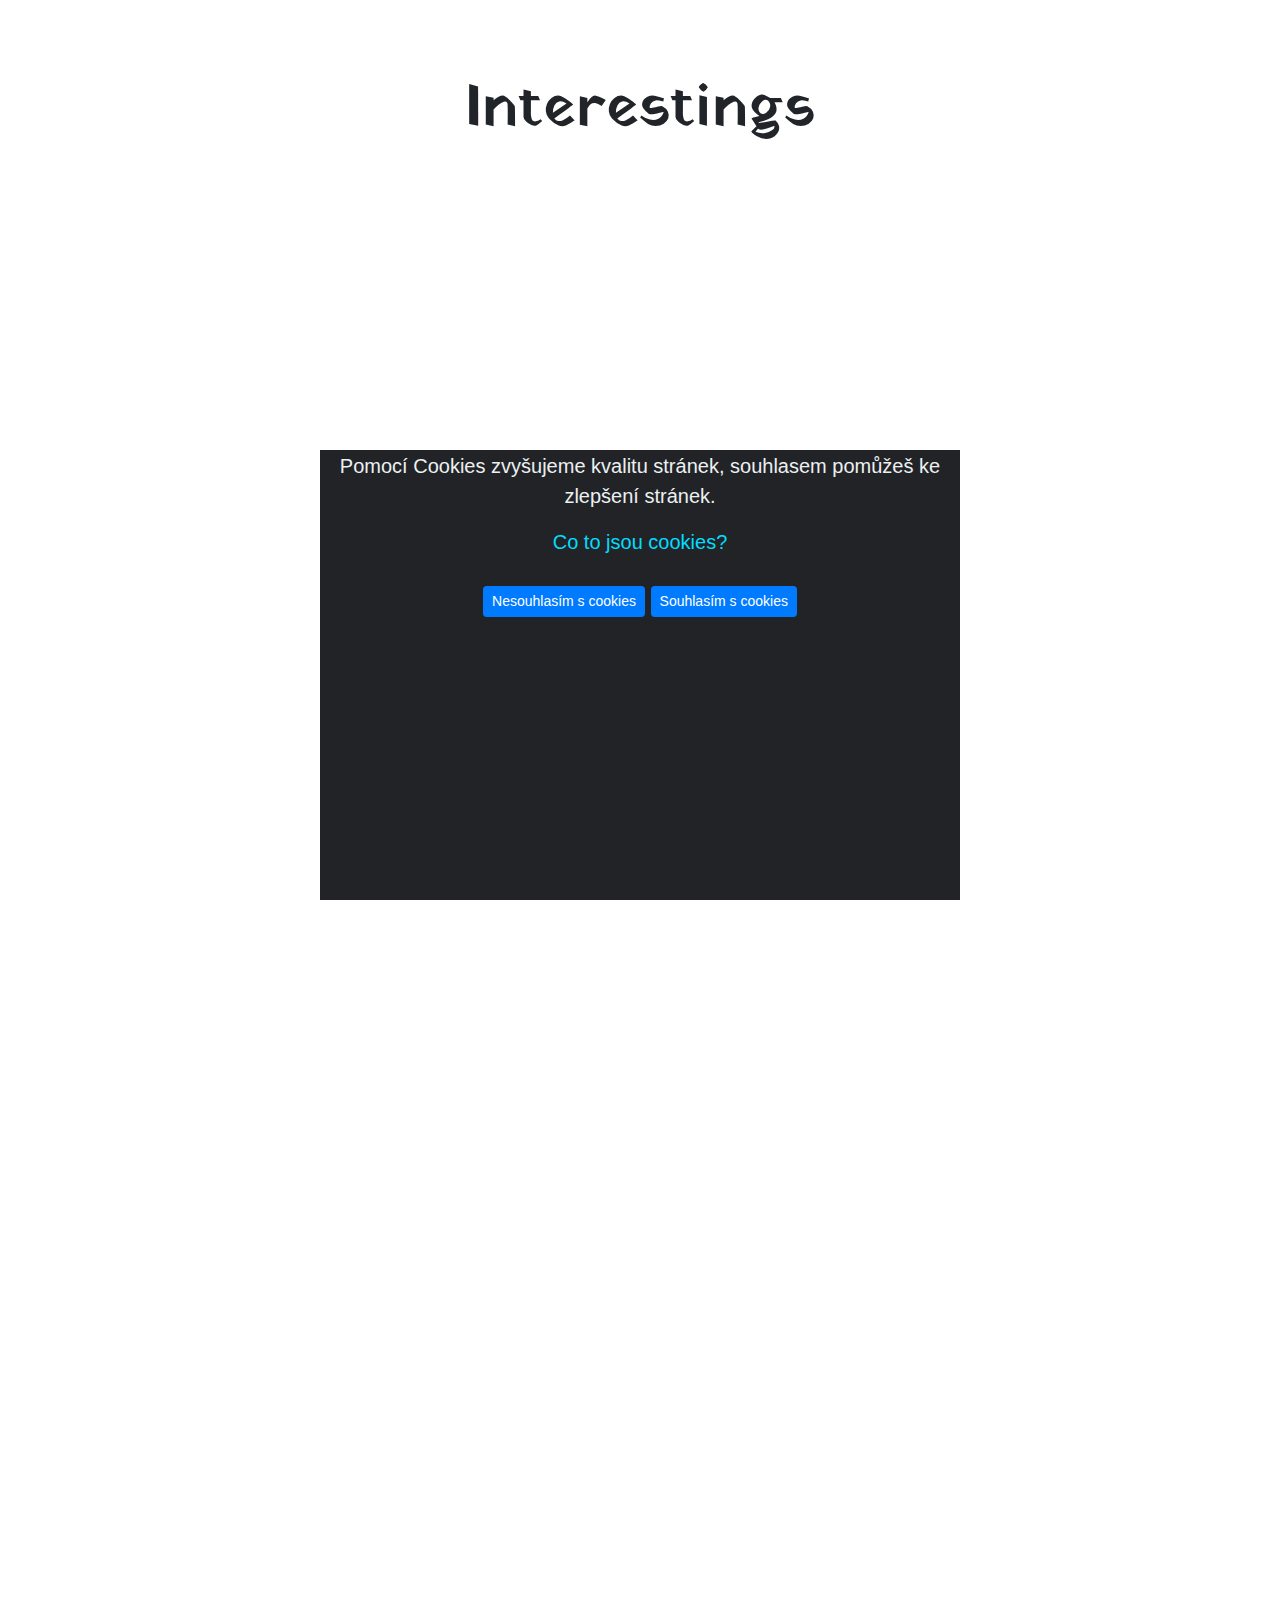
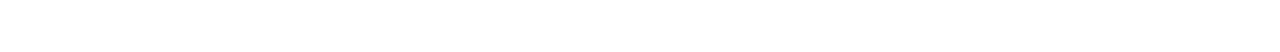
<file: index.html>
<!doctype html>
<html lang="cs">

<head>
  <title>Domů | Interestings</title>
  <!-- Required meta tags -->
  <meta charset="utf-8">
  <meta name="viewport" content="width=device-width, initial-scale=1, shrink-to-fit=no">
  <meta name="description" content="Stránka o zajímavých faktech o různých věcech z celého světa.">
  <meta name="keywords"
    content="interestings, interesting, interest, lambo, lamborghini, apple, audi, minecraft, mc, gucci, china">
  <link rel="icon" href="icon.ico">
  <!-- Bootstrap CSS -->
  <link rel="stylesheet" href="https://stackpath.bootstrapcdn.com/bootstrap/4.3.1/css/bootstrap.min.css"
    integrity="sha384-ggOyR0iXCbMQv3Xipma34MD+dH/1fQ784/j6cY/iJTQUOhcWr7x9JvoRxT2MZw1T" crossorigin="anonymous">
  <link rel="stylesheet" href="https://cdnjs.cloudflare.com/ajax/libs/font-awesome/4.7.0/css/font-awesome.css">
  <!-- Mine CSS -->
  <link rel="stylesheet" href="css/custom.css">
  <link rel="stylesheet" href="css/cookie.css">
  <!-- Fonts -->
  <link rel="preconnect" href="https://fonts.gstatic.com">
  <link href="https://fonts.googleapis.com/css2?family=Yatra+One&display=swap" rel="stylesheet">

</head>
<!-- Body -->

<body>
  <!-- Header (cookies) -->
  <header id="header" class="invis">
    <!-- Click blbost -->
  <div id="mainimg" class="justify-content-center text-center mainimg">
    <p class="text-center justify-content-center interestings ptop5">Interestings</p>
  </div>

  <div id="calert" class="invis alert alert-dismissible text-center cookiealert fontsize20" role="alert">
    <div class="cookiealert-container">
      <p>Pomocí Cookies zvyšujeme kvalitu stránek, souhlasem pomůžeš ke zlepšení stránek.</p>
      <p><a href="http://cookiesandyou.com/" target="_blank">Co to jsou cookies?</a></p>
      <p> <button type="button" onclick="hideCookies(e)" class="btn btn-primary btn-sm dontaccept mtop2" aria-label="Close">
          Nesouhlasím s cookies
        </button> <button type="button" onclick="hideShowEverything()" class="btn btn-primary btn-sm acceptcookies mtop2"
          aria-label="Close">
          Souhlasím s cookies
        </button>
      </p>
    </div>
  </div>
    <div id="ABOUT"></div>
  </header>
  <!-- Main -->
  <main id="main" class="invis">
      <!-- Navbar -->
  <nav id="nav" class="invis navbar navbar-expand-md navbar-dark bg-dark sticky-top">
    <span class="navbar-text text-white interestings2 mleft8">Interestings</span>
    <button id="toggle" type="button" class="navbar-toggler mright8" data-toggle="collapse"
      data-target="#collapse_target" aria-expanded="false">
      <span class="navbar-toggler-icon"></span>
    </button>
    <div class="collapse navbar-collapse text-light bg-dark" id="collapse_target">
      <ul class="navbar-nav ml-auto mright8 mright8 fontsize20">
        <li class="nav-item" data-toggle="collapse" data-target="#collapse_target">
          <a class="aodkaz nav-link text-white" href="#ABOUT"><strong>Úvod</strong></a>
        </li>
        <li class="nav-item" data-toggle="collapse" data-target="#collapse_target">
          <a class="aodkaz nav-link text-white" href="#CONTENT"><strong>Témata</strong></a>
        </li>
        <li class="nav-item" data-toggle="collapse" data-target="#collapse_target">
          <a class="aodkaz nav-link text-white navclose" href="#CONTACT"><strong>Kontakt</strong></a>
        </li>
      </ul>
    </div>
  </nav>
    <!-- Úvod -->
    <div class="m-auto boxshadow maxw80 mbottom2 mtop2">
      <div class="bg-info p-5"></div>
      <div class="bg-info text-center p-3 xlarge">
        <div class="xxlarge"><strong>Úvod</strong></div>
        <div>
          <p class="m-auto maxw70 fontsize20">Vítejte, na téhle stránce najdete všemožné zajímavosti o věcech z
            celého světa, ať už o autech, smartphonech nebo také o hrách. Děkujeme za váš čas.</p>
        </div>
      </div>
      <div class="bg-info p-5 text-center">
        <p><em>Pro více informací o daném tématu, klikni/klepni na obrázek.</em></p>
        <div id="CONTENT"></div>
      </div>
    </div>
    <!-- 3Contentkolonky -->
    <div class="container-fluid row m-auto maxw80">
      <!-- Contentkolonka -->
      <div class="col-md colmd">
        <div>
          <div class="bg-secondary boxshadow borderradius1"><img data-toggle="collapse" data-target="#collapse_section1"
              class="img-fluid borderradius1" src="src/thumbnails/lamborghini.jpg" alt="">
            <p class="text-center"><strong>Lamborghini</strong></p>
          </div>
          <div onclick="contentHide(e)" class="togglecontent m-1 collapse bg-info boxshadow borderradius1 fontsize20"
            id="collapse_section1">
            <p class="p2">Když se řekne lamborghini, všichni si hned vybaví luxusní auta. Je těžko uvěřitelné,
              že lamborghini tyhle auta začala vyrábět úplnou náhodou.</p>
            <p class="text-center"> <a class="aodkaz" href="pages/lamborghini/lamborghini.html">Více...</a> </p>
          </div>
        </div>
      </div>
      <!-- Contentkolonka -->
      <div class="col-md colmd">
        <div>
          <div class="bg-secondary boxshadow borderradius1"><img data-toggle="collapse" data-target="#collapse_section2"
              class="img-fluid borderradius1" src="src/thumbnails/apple.jpg" alt="">
            <p class="text-center"><strong>Apple</strong></p>
          </div>
          <div onclick="contentHide(e)" class="togglecontent m-1 collapse bg-info boxshadow borderradius1 fontsize20"
            id="collapse_section2">
            <p class="p2">Věděli jste, že apple měl třetího zakladatele nebo že zakazuje používat produkty apple k
              nukleární činnosti?</p>
            <p class="text-center"> <a class="aodkaz" href="pages/apple/apple.html">Více...</a> </p>
          </div>
        </div>
      </div>
      <!-- Contentkolonka -->
      <div class="col-md colmd">
        <div>
          <div class="bg-secondary boxshadow borderradius1"><img data-toggle="collapse" data-target="#collapse_section3"
              class="img-fluid borderradius1" src="src/thumbnails/audi.jpg" alt="">
            <p class="text-center"><strong>Audi</strong></p>
          </div>
          <div onclick="contentHide(e)" class="togglecontent m-1 collapse bg-info boxshadow borderradius1 fontsize20"
            id="collapse_section3">
            <p class="p2">Věděli jste, že zakladatel Audi byl zaměstnancem Karla Benze?</p>
            <p class="text-center"> <a class="aodkaz" href="pages/audi/audi.html">Více...</a> </p>
          </div>
        </div>
      </div>
    </div>
    <!-- 3Contentkolonky -->
    <div class="container-fluid row m-auto maxw80">
      <!-- Contentkolonka -->
      <div class="col-md colmd">
        <div>
          <div class="bg-secondary boxshadow borderradius1"><img data-toggle="collapse" data-target="#collapse_section4"
              class="img-fluid borderradius1" src="src/thumbnails/minecraft.jpg" alt="">
            <p class="text-center"><strong>Minecraft</strong></p>
          </div>
          <div onclick="contentHide(e)" class="togglecontent m-1 collapse bg-info boxshadow borderradius1 fontsize20"
            id="collapse_section4">
            <p class="p2">Věděli jste, že creeper je jen chyba v kódu? Nebo že Minecraft byl vytvořen za pouhých 6 dní?
            </p>
            <p class="text-center"> <a class="aodkaz" href="pages/minecraft/minecraft.html">Více...</a> </p>
          </div>
        </div>
      </div>
      <!-- Contentkolonka -->
      <div class="col-md colmd">
        <div>
          <div class="bg-secondary boxshadow borderradius1"><img data-toggle="collapse" data-target="#collapse_section5"
              class="img-fluid borderradius1" src="src/thumbnails/gucci.jpg" alt="">
            <p class="text-center"><strong>Gucci</strong></p>
          </div>
          <div onclick="contentHide(e)" class="togglecontent m-1 collapse bg-info boxshadow borderradius1 fontsize20"
            id="collapse_section5">
            <p class="p2">Věděli jste, že Gucci byl první italský obchod v Americe?</p>
            <p class="text-center"> <a class="aodkaz" href="pages/gucci/gucci.html">Více...</a> </p>
          </div>
        </div>
      </div>
      <!-- Contentkolonka -->
      <div class="col-md colmd">
        <div>
          <div class="bg-secondary boxshadow borderradius1"><img data-toggle="collapse" data-target="#collapse_section6"
              class="img-fluid borderradius1" src="src/thumbnails/china.jpg" alt="">
            <p class="text-center"><strong>China</strong></p>
          </div>
          <div onclick="contentHide(e)" class="togglecontent m-1 collapse bg-info boxshadow borderradius1 fontsize20"
            id="collapse_section6">
            <p class="p2">Věděli jste, že Čína si udělal vlastní časové pásmo? Nebo že má nejvíce obyvatel na zemi?</p>
            <p class="text-center"> <a class="aodkaz" href="pages/china/china.html">Více...</a> </p>
          </div>
        </div>
      </div>
    </div>

    <!-- Čudlík -->
    <div class="text-center">
      <button onclick="contentHide(e)"
        class="p-1 text-center colorblack boxshadow mtop2 mbottom2 borderradius1 buttonhidecontent">Schovat všechny
        okénka</button>
    </div>

    <!-- Feedback -->
    <div class="jumbotron m-auto boxshadow mbottom2 maxw80 fontsize20">
      <div class="text-center">
        <h1>Feedback</h1>
        <p>Máte nějaký nápad na zlepšení Více... nebo téma, které by jste tady chtěli vidět? Napište nám na náš email a
          my
          váš návrh zhodnotíme! </p><a class="colorblack" href="mailto:jur9x.programmer@gmail.com">E-MAIL</a>
        <a class="colorblack" href="pages/dotaznik.html">Dotazník</a>
      </div>
    </div>
    <!-- End of Main -->
  </main>
  <!-- Footer -->
  <footer id="footer" class="invis container-fluid bg-dark text-light text-center justify-content-center ptop1">
    <div class="row">
      <div class="col-md-4">
        <h3>KONTAKT</h3>
        <hr>
        <div class="m-2">
          <div><strong>Email</strong>
            <div><a href="mailto:jur9x.programmer@gmail.com">jur9x.programmer@gmail.com</a></div>
          </div>
        </div>
      </div>
      <div class="col-md-4">
        <h3>Interestings</h3>
        <hr>
        <a href="pages/info.html">INFO</a>
      </div>
      <div class="col-md-4">
        <h3>SOCIÁLNÍ SÍTĚ</h3>
        <hr>
        <div class="m-2">
          <ul class="list-unstyled list-inline text-center">
            <li class="aodkaz m-1 list-inline-item left1 mright"><a href="pages/info.html" target="_blank"><i
                  class="fa fa fa-instagram fa-3x"></i></a></li>
            <li class="aodkaz m-1 list-inline-item left1 mright"><a href="pages/info.html" target="_blank"><i
                  class="fa fa fa-facebook-official fa-3x"></i></a></li>
            <li class="aodkaz m-1 list-inline-item mleft1 mright1"><a href="pages/info.html" target="_blank"><i
                  class="fa fa fa-twitter-square fa-3x"></i></a></li>
          </ul>
        </div>
      </div>
    </div>
    <hr>
    <div id="CONTACT" class="p-3">&copy; 2021, Jiří Ryba
    </div>
    <!-- End of Footer -->
  </footer>


  <!-- JavaScript -->
  <script src="js/custom.js"></script>
  <!-- jQuery first, then Popper.js, then Bootstrap JS -->
  <script src="https://code.jquery.com/jquery-3.3.1.slim.min.js"
    integrity="sha384-q8i/X+965DzO0rT7abK41JStQIAqVgRVzpbzo5smXKp4YfRvH+8abtTE1Pi6jizo"
    crossorigin="anonymous"></script>
  <script src="https://cdnjs.cloudflare.com/ajax/libs/popper.js/1.14.7/umd/popper.min.js"
    integrity="sha384-UO2eT0CpHqdSJQ6hJty5KVphtPhzWj9WO1clHTMGa3JDZwrnQq4sF86dIHNDz0W1"
    crossorigin="anonymous"></script>
  <script src="https://stackpath.bootstrapcdn.com/bootstrap/4.3.1/js/bootstrap.min.js"
    integrity="sha384-JjSmVgyd0p3pXB1rRibZUAYoIIy6OrQ6VrjIEaFf/nJGzIxFDsf4x0xIM+B07jRM"
    crossorigin="anonymous"></script>
</body>

</html>
</file>
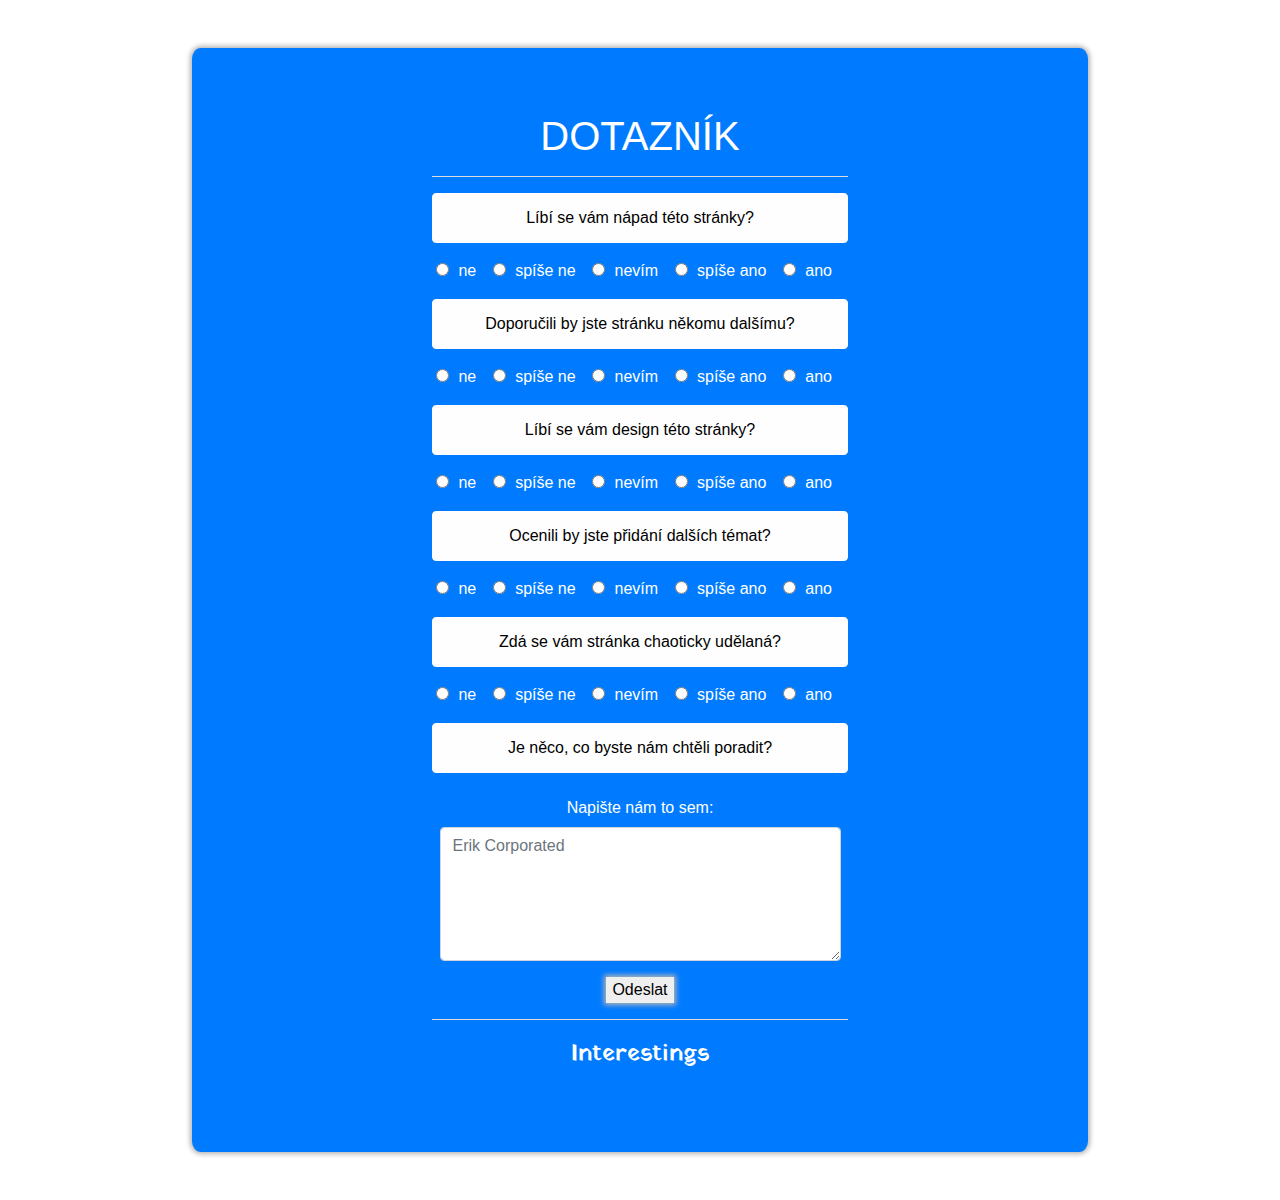
<file: pages/dotaznik.html>
<!doctype html>
<html lang="en">
  <head>
    <title>Dotazník | Interestings</title>
    <!-- Required meta tags -->
    <meta charset="utf-8">
    <meta name="viewport" content="width=device-width, initial-scale=1, shrink-to-fit=no">
    <meta name="description" content="Dotazník ke stránce o zajímavých faktech.">
    <meta name="keywords" content="Dotazník, ke, stránce, o, ztajímvých, faktech.">
    <link rel="icon" href="../icon.ico">
    <!-- Bootstrap CSS -->
    <link rel="stylesheet" href="https://stackpath.bootstrapcdn.com/bootstrap/4.3.1/css/bootstrap.min.css"
      integrity="sha384-ggOyR0iXCbMQv3Xipma34MD+dH/1fQ784/j6cY/iJTQUOhcWr7x9JvoRxT2MZw1T" crossorigin="anonymous">
    <link rel="stylesheet" href="https://cdnjs.cloudflare.com/ajax/libs/font-awesome/4.7.0/css/font-awesome.css">
    <!-- Mine CSS -->
    <link rel="stylesheet" href="../css/custom.css">
    <!-- Fonts -->
    <link rel="preconnect" href="https://fonts.gstatic.com">
    <link href="https://fonts.googleapis.com/css2?family=Yatra+One&display=swap" rel="stylesheet">
  </head>
<body>
        <div class="mt-5 mb-5">
            <div class=" boxshadow m-auto maxw70 jumbotron bg-primary text-center borderradius1 text-white">
                <h1>DOTAZNÍK</h1>
                <hr style="background-color: whitesmoke !important;">
                <form>

                  <!--otazka-->

                <div style="max-width: 50%; margin: auto;"><p class="alert alert-light colorblack otazka">Líbí se vám nápad této stránky?</p></div>
                <div class="form-group row text-center justify-content-center">
                    <div class="col-md-9">
                        <div class="form-check form-check-inline">
                            <label class="form-check-label">
                                <input class="form-check-input" type="radio" name="1" id="11"
                                    value="checkedValue"> ne
                            </label>
                        </div>
                        <div class="form-check form-check-inline">
                            <label class="form-check-label">
                                <input class="form-check-input" type="radio" name="1" id="12" value="checkedValue">
                                spíše ne
                            </label>
                        </div>
                        <div class="form-check form-check-inline">
                          <label class="form-check-label">
                              <input class="form-check-input" type="radio" name="1" id="13"
                                  value="checkedValue"> nevím
                          </label>
                      </div>
                        <div class="form-check form-check-inline">
                            <label class="form-check-label">
                                <input class="form-check-input" type="radio" name="1" id="14" value="checkedValue">
                                spíše ano
                            </label>
                        </div>
                        <div class="form-check form-check-inline">
                            <label class="form-check-label">
                                <input class="form-check-input" type="radio" name="1" id="15"
                                    value="checkedValue"> ano
                            </label>
                        </div>
                    </div>
                </div>
                <!--otazka-->

                <div style="max-width: 50%; margin: auto;"><p class="alert alert-light colorblack o otazka">Doporučili by jste stránku někomu dalšímu?</p></div>
                <div class="form-group row text-center justify-content-center">
                    <div class="col-md-9">
                      <div class="form-check form-check-inline">
                        <label class="form-check-label">
                            <input class="form-check-input" type="radio" name="2" id="21"
                                value="checkedValue"> ne
                        </label>
                    </div>
                                                <div class="form-check form-check-inline">
                            <label class="form-check-label">
                                <input class="form-check-input" type="radio" name="2" id="22" value="checkedValue">
                                spíše ne
                            </label>
                        </div>
                        <div class="form-check form-check-inline">
                          <label class="form-check-label">
                              <input class="form-check-input" type="radio" name="2" id="23"
                                  value="checkedValue"> nevím
                          </label>
                      </div>
                        <div class="form-check form-check-inline">
                            <label class="form-check-label">
                                <input class="form-check-input" type="radio" name="2" id="24" value="checkedValue">
                                spíše ano
                            </label>
                        </div>
                        <div class="form-check form-check-inline">
                            <label class="form-check-label">
                                <input class="form-check-input" type="radio" name="2" id="25"
                                    value="checkedValue"> ano
                            </label>
                        </div>
                    </div>
                </div>
                <!--otazka-->

                <div style="max-width: 50%; margin: auto;"><p class="alert alert-light colorblack o otazka">Líbí se vám design této stránky?</p></div>
                <div class="form-group row text-center justify-content-center">
                    <div class="col-md-9">
                      <div class="form-check form-check-inline">
                        <label class="form-check-label">
                            <input class="form-check-input" type="radio" name="3" id="31"
                                value="checkedValue"> ne
                        </label>
                    </div>
                                                <div class="form-check form-check-inline">
                            <label class="form-check-label">
                                <input class="form-check-input" type="radio" name="3" id="32" value="checkedValue">
                                spíše ne
                            </label>
                        </div>
                        <div class="form-check form-check-inline">
                          <label class="form-check-label">
                              <input class="form-check-input" type="radio" name="3" id="33"
                                  value="checkedValue"> nevím
                          </label>
                      </div>
                        <div class="form-check form-check-inline">
                            <label class="form-check-label">
                                <input class="form-check-input" type="radio" name="3" id="34" value="checkedValue">
                                spíše ano
                            </label>
                        </div>
                        <div class="form-check form-check-inline">
                            <label class="form-check-label">
                                <input class="form-check-input" type="radio" name="3" id="35"
                                    value="checkedValue"> ano
                            </label>
                        </div>
                    </div>
                </div>
                <!--otazka-->

                <div style="max-width: 50%; margin: auto;"><p class="alert alert-light colorblack o otazka">Ocenili by jste přidání dalších témat?</p></div>
                <div class="form-group row text-center justify-content-center">
                    <div class="col-md-9">
                      <div class="form-check form-check-inline">
                        <label class="form-check-label">
                            <input class="form-check-input" type="radio" name="4" id="41"
                                value="checkedValue"> ne
                        </label>
                    </div>
                                                <div class="form-check form-check-inline">
                            <label class="form-check-label">
                                <input class="form-check-input" type="radio" name="4" id="42" value="checkedValue">
                                spíše ne
                            </label>
                        </div>
                        <div class="form-check form-check-inline">
                          <label class="form-check-label">
                              <input class="form-check-input" type="radio" name="4" id="43"
                                  value="checkedValue"> nevím
                          </label>
                      </div>
                        <div class="form-check form-check-inline">
                            <label class="form-check-label">
                                <input class="form-check-input" type="radio" name="4" id="44" value="checkedValue">
                                spíše ano
                            </label>
                        </div>
                        <div class="form-check form-check-inline">
                            <label class="form-check-label">
                                <input class="form-check-input" type="radio" name="4" id="45"
                                    value="checkedValue"> ano
                            </label>
                        </div>
                    </div>
                </div>
                <!--otazka-->

                <div style="max-width: 50%; margin: auto;"><p class="alert alert-light colorblack o otazka">Zdá se vám stránka chaoticky udělaná?</p></div>
                <div class="form-group row text-center justify-content-center">
                    <div class="col-md-9">
                      <div class="form-check form-check-inline">
                        <label class="form-check-label">
                            <input class="form-check-input" type="radio" name="5" id="51"
                                value="checkedValue"> ne
                        </label>
                    </div>
                                                <div class="form-check form-check-inline">
                            <label class="form-check-label">
                                <input class="form-check-input" type="radio" name="5" id="52" value="checkedValue">
                                spíše ne
                            </label>
                        </div>
                        <div class="form-check form-check-inline">
                          <label class="form-check-label">
                              <input class="form-check-input" type="radio" name="5" id="53"
                                  value="checkedValue"> nevím
                          </label>
                      </div>
                        <div class="form-check form-check-inline">
                            <label class="form-check-label">
                                <input class="form-check-input" type="radio" name="5" id="54" value="checkedValue">
                                spíše ano
                            </label>
                        </div>
                        <div class="form-check form-check-inline">
                            <label class="form-check-label">
                                <input class="form-check-input" type="radio" name="5" id="55"
                                    value="checkedValue"> ano
                            </label>
                        </div>
                    </div>
                </div>
                <div style="max-width: 50%; margin: auto;"><p class="alert alert-light colorblack o otazka">Je něco, co byste nám chtěli poradit?</p></div>
                    <div class="form-group row">
                        <div class="col-md-6 m-auto"><label style="max-width: 50%; margin: auto;" class="col-form-label">Napište nám to sem:</label>
                            <textarea class="form-control" placeholder="Erik Corporated" name="doplnek" id="doplnek" rows="5"></textarea></div>
                        </div>
                </form>
                <form action="../index.html"><button class="buttonDotaznik boxshadow">Odeslat</button></form>
                <hr style="background-color: whitesmoke !important;">
                <p class="text-center justify-content-center" style="font-family: 'Yatra One', cursive; font-size: x-large;"><a class="aodkaz" href="../index.html">Interestings</a></p>
            </div>
        </div>
    <!-- Optional JavaScript -->
    <!-- jQuery first, then Popper.js, then Bootstrap JS -->
    <script src="https://code.jquery.com/jquery-3.3.1.slim.min.js" integrity="sha384-q8i/X+965DzO0rT7abK41JStQIAqVgRVzpbzo5smXKp4YfRvH+8abtTE1Pi6jizo" crossorigin="anonymous"></script>
    <script src="https://cdnjs.cloudflare.com/ajax/libs/popper.js/1.14.7/umd/popper.min.js" integrity="sha384-UO2eT0CpHqdSJQ6hJty5KVphtPhzWj9WO1clHTMGa3JDZwrnQq4sF86dIHNDz0W1" crossorigin="anonymous"></script>
    <script src="https://stackpath.bootstrapcdn.com/bootstrap/4.3.1/js/bootstrap.min.js" integrity="sha384-JjSmVgyd0p3pXB1rRibZUAYoIIy6OrQ6VrjIEaFf/nJGzIxFDsf4x0xIM+B07jRM" crossorigin="anonymous"></script>
  </body>
</html>
</file>
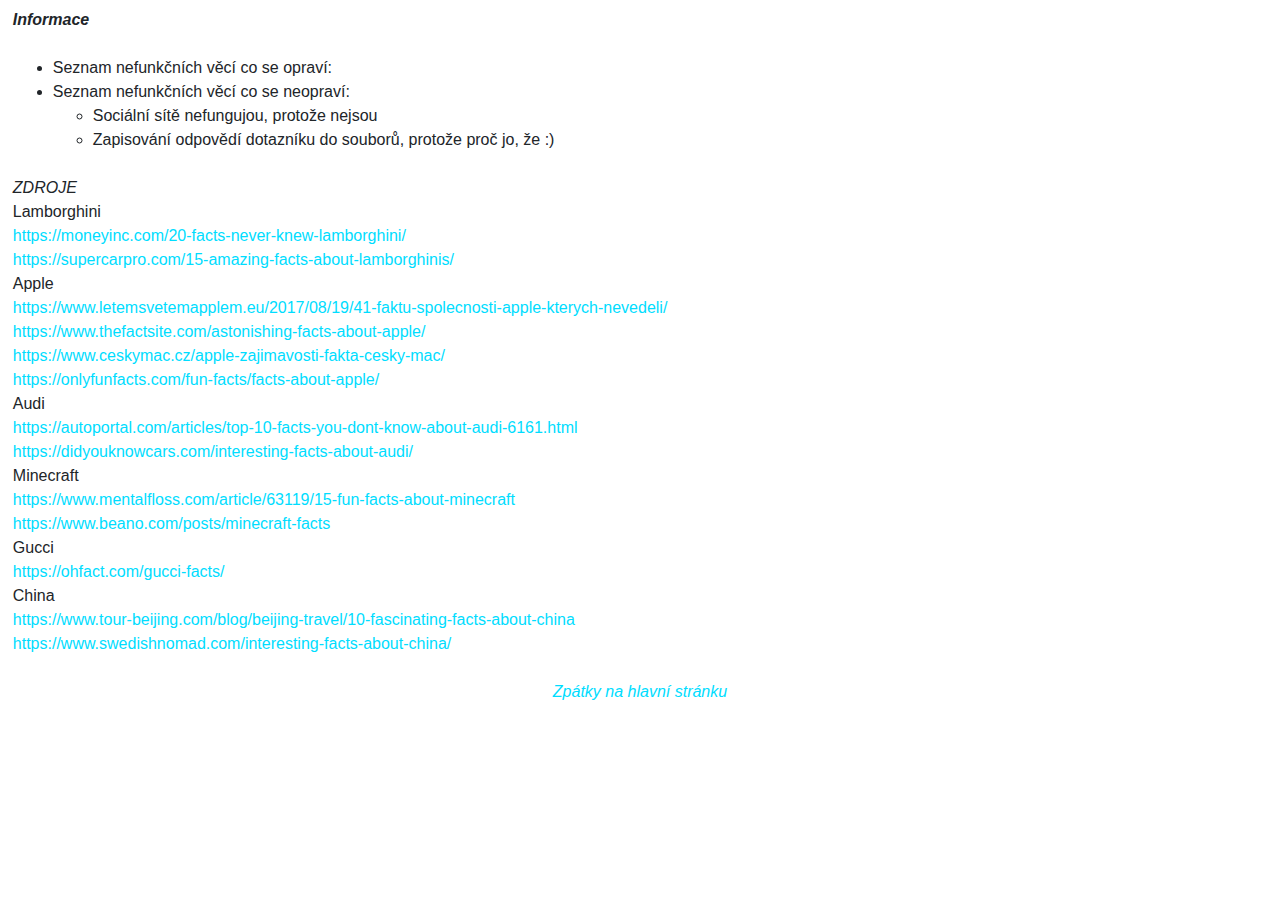
<file: pages/info.html>
<!doctype html>
<html lang="en">
  <head>
    <title>INFO | Interestings</title>
    <!-- Required meta tags -->
    <meta charset="utf-8">
    <meta name="viewport" content="width=device-width, initial-scale=1, shrink-to-fit=no">
    <meta name="description" content="Info stránka ke stránce o zajimavých faktech.">
    <meta name="keywords" content="Info, stránka, ke, stránce, o, zajimavých, faktech.">
  <!-- Mine CSS -->
  <link rel="stylesheet" href="../css/custom.css">
    <!-- Bootstrap CSS -->
    <link rel="stylesheet" href="https://stackpath.bootstrapcdn.com/bootstrap/4.3.1/css/bootstrap.min.css" integrity="sha384-ggOyR0iXCbMQv3Xipma34MD+dH/1fQ784/j6cY/iJTQUOhcWr7x9JvoRxT2MZw1T" crossorigin="anonymous">
</head>
  <body>
      <div class="mleft1 mt-2">
<div><strong><em>Informace</em></strong></div>
<br>
<ul>
  <li>Seznam nefunkčních věcí co se opraví:
  </li>
  <li>Seznam nefunkčních věcí co se neopraví:<ul>
    <li>Sociální sítě nefungujou, protože nejsou</li>
    <li>Zapisování odpovědí dotazníku do souborů, protože proč jo, že :)</li>
  </ul></li>
</ul>
<br>
<em>ZDROJE</em>
<div class="odkazy">
  <ul>
 <li> Lamborghini</li>
  <li><a href="https://moneyinc.com/20-facts-never-knew-lamborghini/" target="_blank">https://moneyinc.com/20-facts-never-knew-lamborghini/</a></li>
  <li><a href="https://supercarpro.com/15-amazing-facts-about-lamborghinis/" target="_blank">https://supercarpro.com/15-amazing-facts-about-lamborghinis/</a></li>
  <li> Apple</li>
  <li><a href="https://www.letemsvetemapplem.eu/2017/08/19/41-faktu-spolecnosti-apple-kterych-nevedeli/" target="_blank">https://www.letemsvetemapplem.eu/2017/08/19/41-faktu-spolecnosti-apple-kterych-nevedeli/</a></li>
  <li><a href="https://www.thefactsite.com/astonishing-facts-about-apple/" target="_blank">https://www.thefactsite.com/astonishing-facts-about-apple/</a></li>
  <li><a href="https://www.ceskymac.cz/apple-zajimavosti-fakta-cesky-mac/" target="_blank">https://www.ceskymac.cz/apple-zajimavosti-fakta-cesky-mac/</a></li>
  <li><a href="https://onlyfunfacts.com/fun-facts/facts-about-apple/" target="_blank">https://onlyfunfacts.com/fun-facts/facts-about-apple/</a></li>
  <li> Audi</li>
  <li><a href="https://autoportal.com/articles/top-10-facts-you-dont-know-about-audi-6161.html" target="_blank">https://autoportal.com/articles/top-10-facts-you-dont-know-about-audi-6161.html</a></li>
  <li><a href="https://didyouknowcars.com/interesting-facts-about-audi/" target="_blank">https://didyouknowcars.com/interesting-facts-about-audi/</a></li>
  <li>Minecraft</li>
  <li><a href="https://www.mentalfloss.com/article/63119/15-fun-facts-about-minecraft" target="_blank">https://www.mentalfloss.com/article/63119/15-fun-facts-about-minecraft</a></li>
  <li><a href="https://www.beano.com/posts/minecraft-facts" target="_blank">https://www.beano.com/posts/minecraft-facts</a></li>
  <li>Gucci</li>
  <li><a href="https://ohfact.com/gucci-facts/" target="_blank">https://ohfact.com/gucci-facts/</a></li>
  <li>China</li>
  <li><a href="https://www.tour-beijing.com/blog/beijing-travel/10-fascinating-facts-about-china" target="_blank">https://www.tour-beijing.com/blog/beijing-travel/10-fascinating-facts-about-china</a></li>
  <li><a href="https://www.swedishnomad.com/interesting-facts-about-china/" target="_blank">https://www.swedishnomad.com/interesting-facts-about-china/</a></li>
  </ul>
</div>
      </div>    
      <br>
      <div class="m-auto text-center">      <a href="../index.html"><em>Zpátky na hlavní stránku</em></a></div>
    <!-- Optional JavaScript -->
    <!-- jQuery first, then Popper.js, then Bootstrap JS -->
    <script src="https://code.jquery.com/jquery-3.3.1.slim.min.js" integrity="sha384-q8i/X+965DzO0rT7abK41JStQIAqVgRVzpbzo5smXKp4YfRvH+8abtTE1Pi6jizo" crossorigin="anonymous"></script>
    <script src="https://cdnjs.cloudflare.com/ajax/libs/popper.js/1.14.7/umd/popper.min.js" integrity="sha384-UO2eT0CpHqdSJQ6hJty5KVphtPhzWj9WO1clHTMGa3JDZwrnQq4sF86dIHNDz0W1" crossorigin="anonymous"></script>
    <script src="https://stackpath.bootstrapcdn.com/bootstrap/4.3.1/js/bootstrap.min.js" integrity="sha384-JjSmVgyd0p3pXB1rRibZUAYoIIy6OrQ6VrjIEaFf/nJGzIxFDsf4x0xIM+B07jRM" crossorigin="anonymous"></script>
  </body>
</html>
</file>
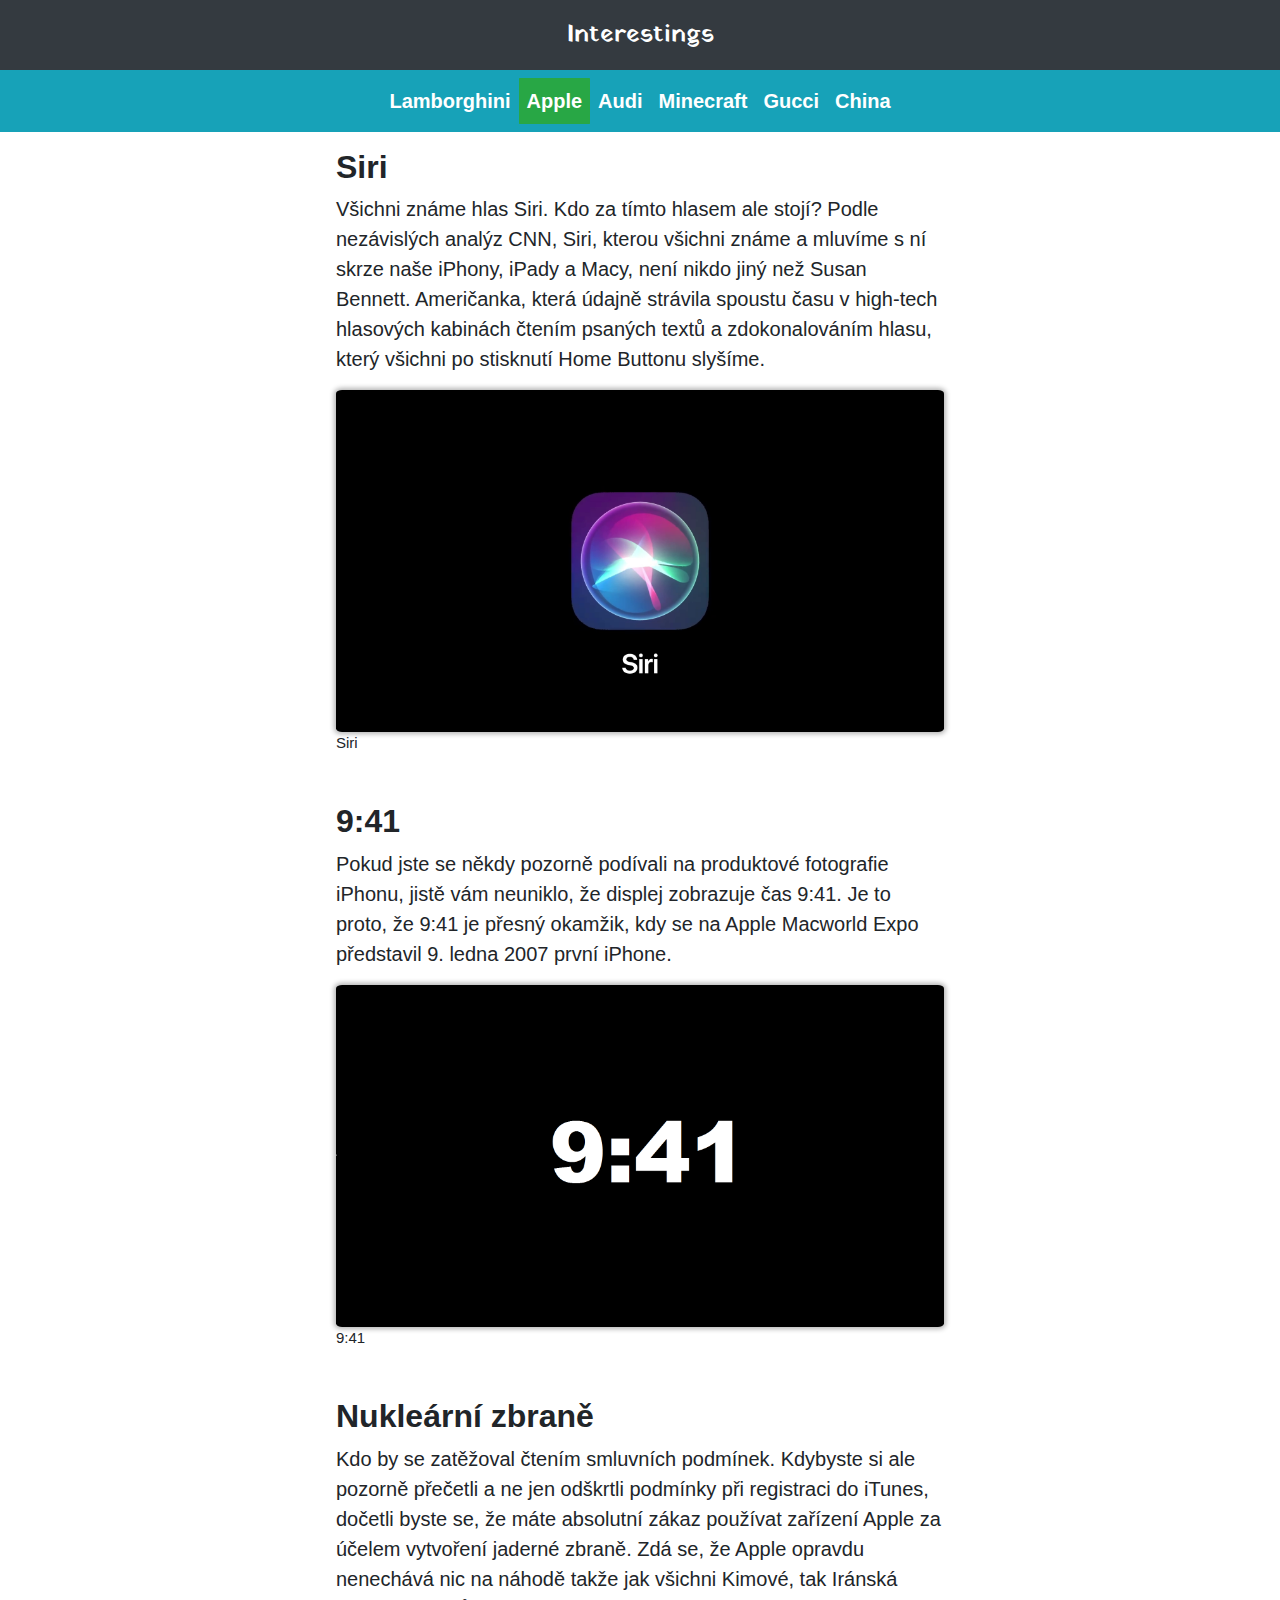
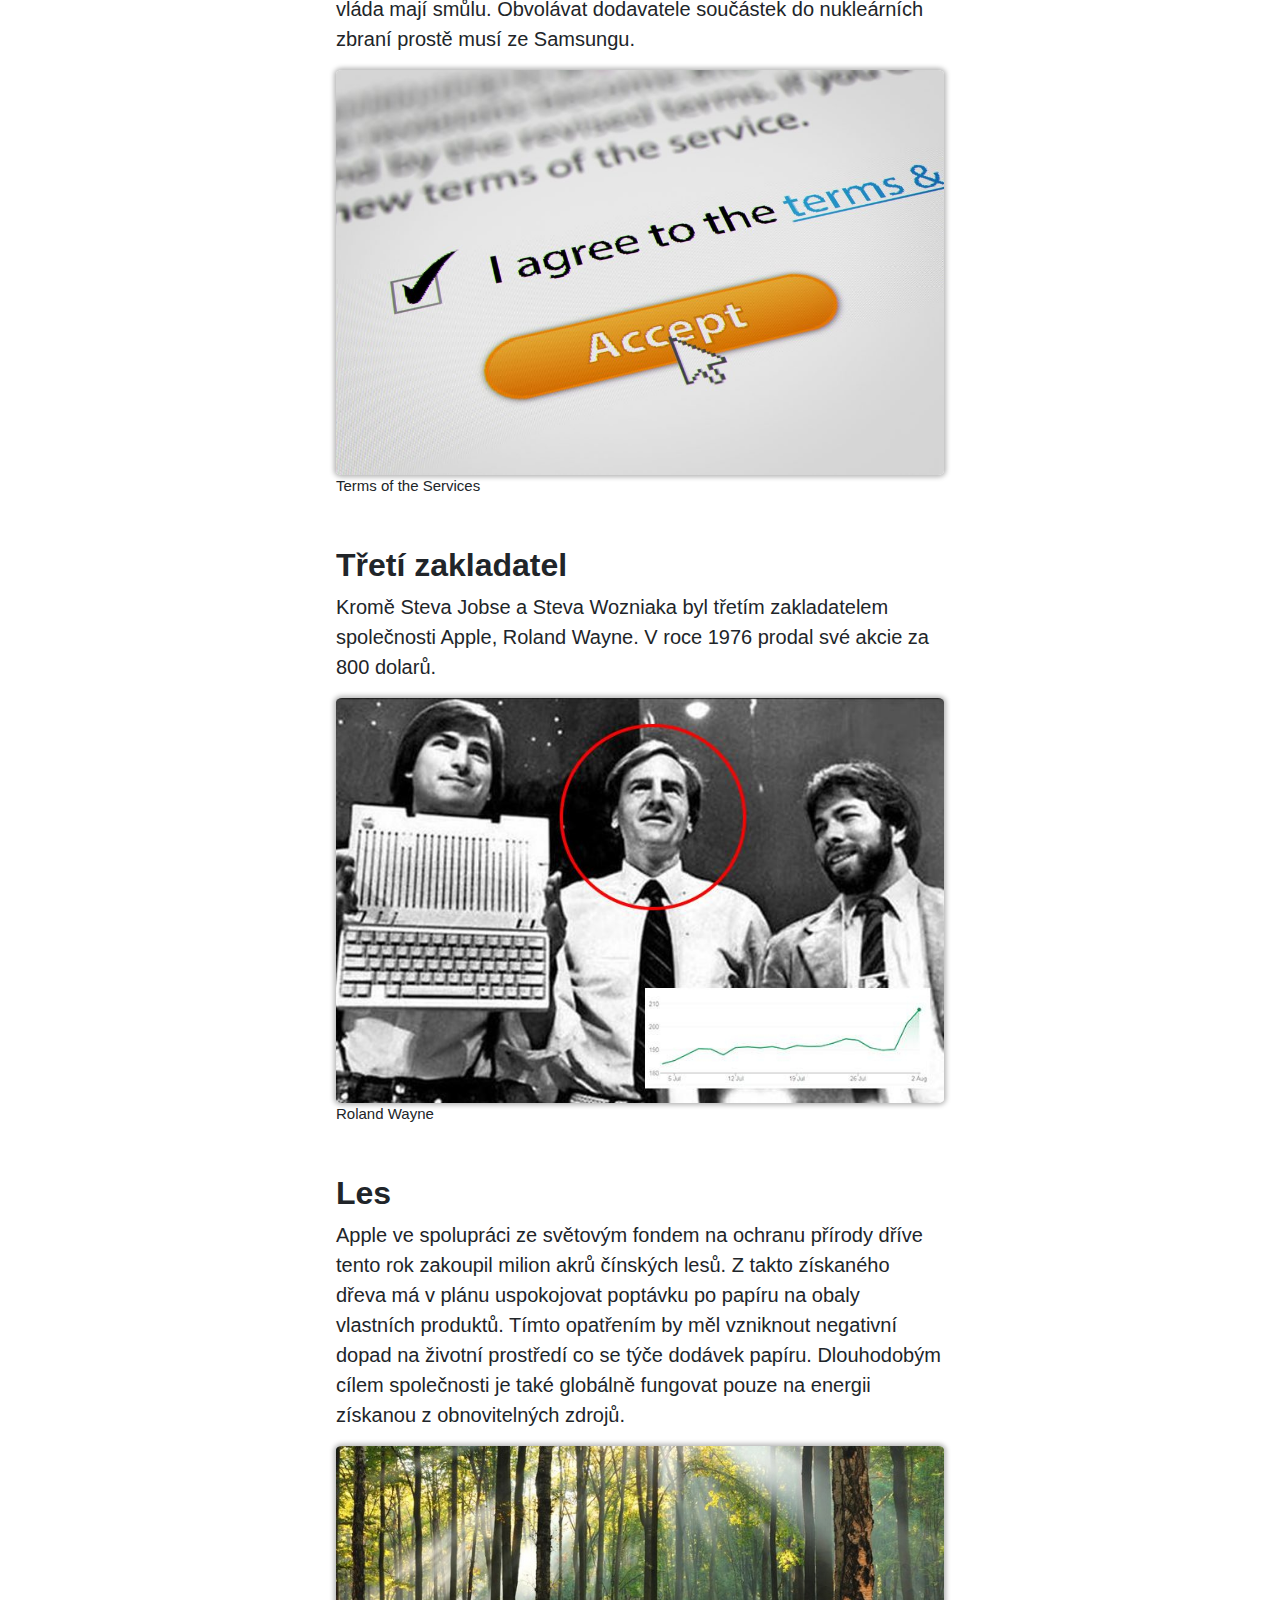
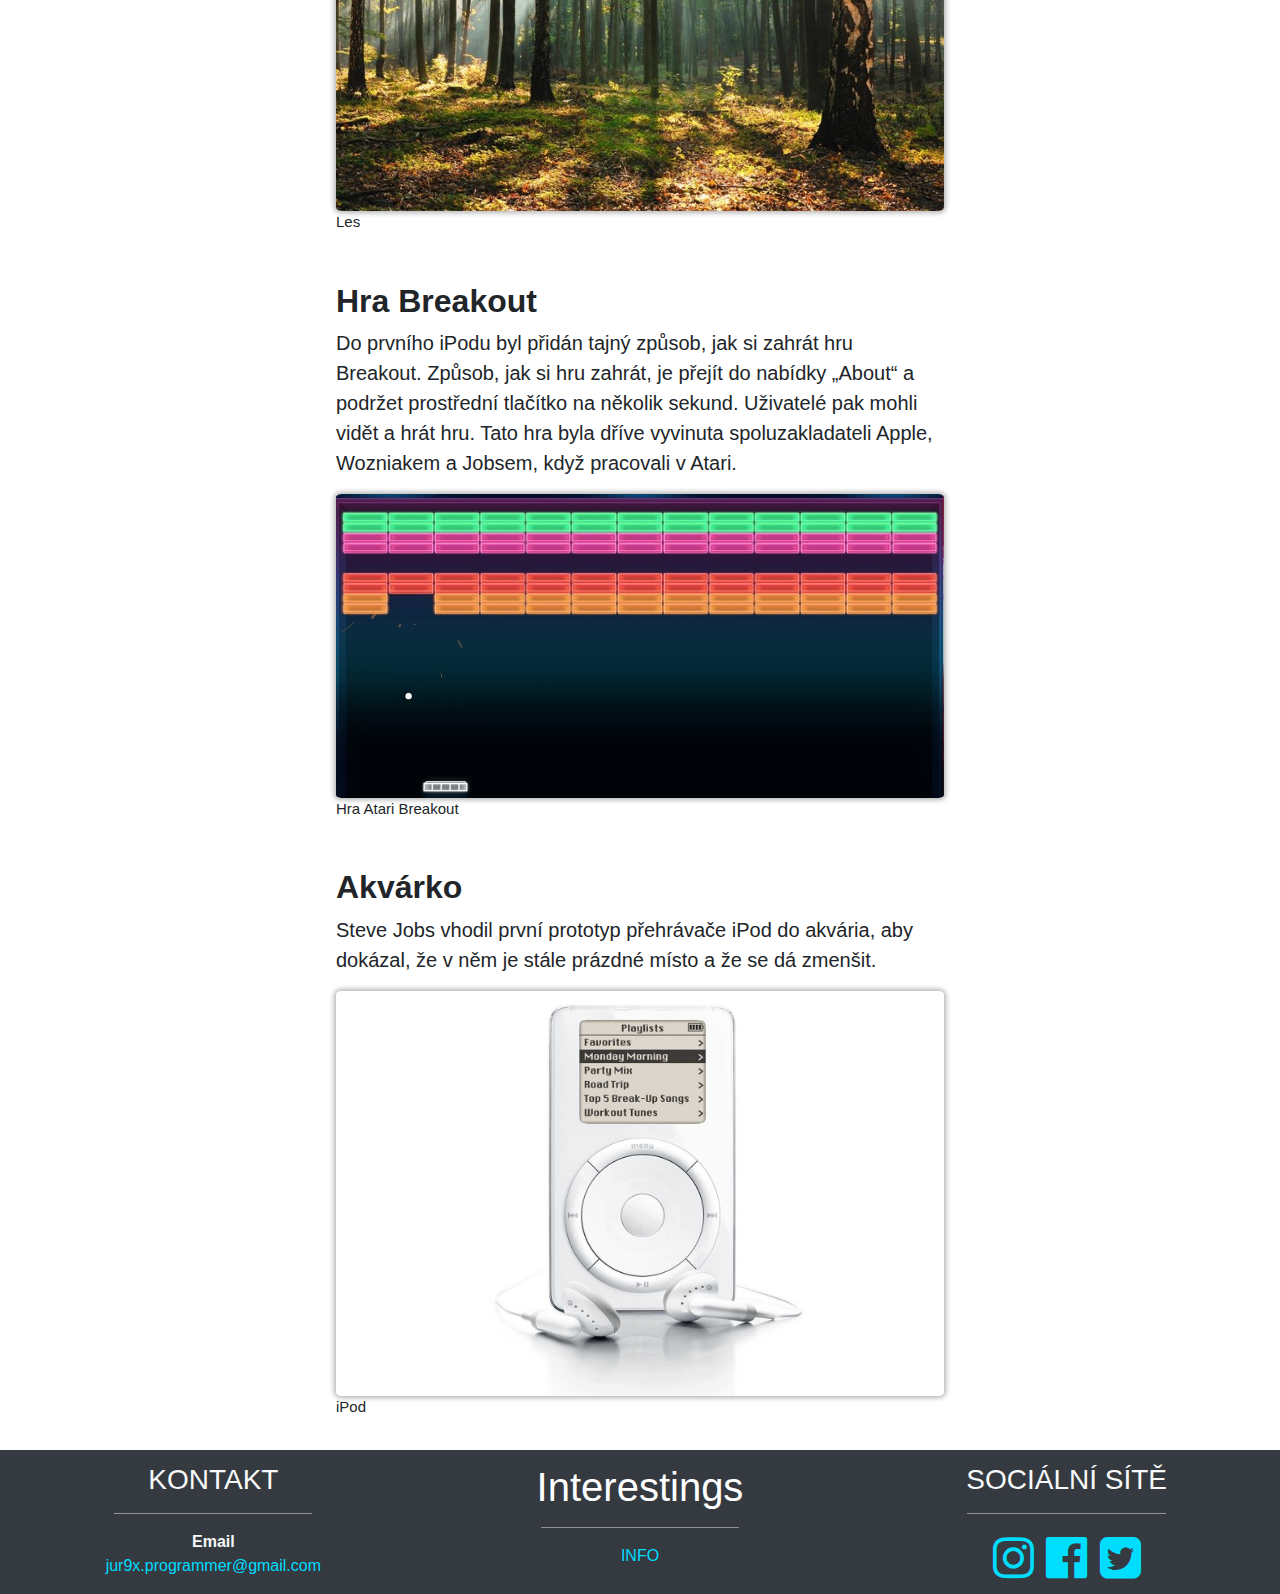
<file: pages/apple/apple.html>
<!doctype html>
<html lang="cs">

<head>
  <title>Apple | Interestings</title>
  <!-- Required meta tags -->
  <meta charset="utf-8">
  <meta name="viewport" content="width=device-width, initial-scale=1, shrink-to-fit=no">
  <meta name="description" content="Stránka o zajímavých faktech společnosti apple.">
  <meta name="keywords" content="apple, siri, Susan Bennett, 9:41, nukleární zákaz, Roland Wayne, třetí zakladatel, Breakout, Atari, Atari Breakout, iPod, iPhone, iMac">
  <link rel="icon" href="../../icon.ico">
  <!-- Bootstrap CSS -->
  <link rel="stylesheet" href="https://stackpath.bootstrapcdn.com/bootstrap/4.3.1/css/bootstrap.min.css"
    integrity="sha384-ggOyR0iXCbMQv3Xipma34MD+dH/1fQ784/j6cY/iJTQUOhcWr7x9JvoRxT2MZw1T" crossorigin="anonymous">
  <link rel="stylesheet" href="https://cdnjs.cloudflare.com/ajax/libs/font-awesome/4.7.0/css/font-awesome.css">
  <!-- Mine CSS -->
  <link rel="stylesheet" href="../../css/custom.css">
  <!-- Fonts -->
  <link rel="preconnect" href="https://fonts.gstatic.com">
  <link href="https://fonts.googleapis.com/css2?family=Yatra+One&display=swap" rel="stylesheet">

</head>
<!-- Body -->
<body>
  <header>
  </header>
<!-- Navbar -->
  <nav class="navbar navbar-expand-md navbar-dark bg-dark text-center justify-content-center">
    <span class="navbar-text text-white interestings2"> <a class="aodkaz" href="../../index.html">Interestings</a> </span>
  </nav>
  <nav class="navbar navbar-expand-md navbar-dark text-center justify-content-center sticky-top bg-info">
    <button id="toggle" type="button" class="navbar-toggler" data-toggle="collapse" data-target="#collapse_target" aria-expanded="false">
        <span class="navbar-toggler-icon"></span>
      </button>
      <div class="text-center justify-content-center collapse navbar-collapse text-light bg-info" id="collapse_target">
        <ul class="text-center justify-content-center navbar-nav fontsize20">
        <li class="nav-item">
            <a class="aodkaz nav-link text-white text-center" href="../lamborghini/lamborghini.html"><strong>Lamborghini</strong></a>
        </li>
        <li class="nav-item">
            <a class="aodkaz nav-link text-white text-center bg-success borderradius1" href="../apple/apple.html"><strong>Apple</strong></a>
        </li>
        <li class="nav-item">
            <a class="aodkaz nav-link text-white text-center" href="../audi/audi.html"><strong>Audi</strong></a>
        </li>
        <li class="nav-item">
            <a class="aodkaz nav-link text-white text-center" href="../minecraft/minecraft.html"><strong>Minecraft</strong></a>
        </li>
        <li class="nav-item">
            <a class="aodkaz nav-link text-white text-center" href="../gucci/gucci.html"><strong>Gucci</strong></a>
        </li>
        <li class="nav-item">
            <a class="aodkaz nav-link text-white text-center" href="../china/china.html"><strong>China</strong></a>
        </li>
        </ul>
      </div>
  </nav>
<!-- Main -->
  <main>
    <div class="d-flex justify-content-center">
    <div class="maxw50">    
      <!--1 content-->
      <section class="mr-auto p-3">
          <h2><strong>Siri</strong></h2>
          <p class="fontsize20">Všichni známe hlas Siri. Kdo za tímto hlasem ale stojí? Podle nezávislých analýz CNN,
              Siri, kterou všichni známe a mluvíme s ní skrze naše iPhony, iPady a Macy, není nikdo jiný než Susan
              Bennett. Američanka, která údajně strávila spoustu času v high-tech hlasových kabinách čtením psaných textů
              a zdokonalováním hlasu, který všichni po stisknutí Home Buttonu slyšíme.</p>
          <div>
              <img class="img-fluid borderradius1 boxshadow " src="src/siri.png" alt="Obrázek siri">
              <figure>
                <figcaption class="fontsize15">Siri</figcaption>
              </figure>
          </div>
      </section>
      <!--1 content-->
      <section class="mr-auto p-3">
          <h2><strong>9:41</strong></h2>
          <p class="fontsize20">Pokud jste se někdy pozorně podívali na produktové fotografie iPhonu, jistě vám neuniklo,
              že displej zobrazuje čas 9:41. Je to proto, že 9:41 je přesný okamžik, kdy se na Apple Macworld Expo
              představil 9. ledna 2007 první iPhone.
          </p>
          <div>
              <img class="img-fluid borderradius1 boxshadow " src="src/941.png" alt="Obrázek času 9:41">
              <figure>
              <figcaption class="fontsize15">9:41</figcaption>
          </figure>
            </div>
      </section>
      <!--1 content-->
      <section class="mr-auto p-3">
          <h2><strong>Nukleární zbraně</strong></h2>
          <p class="fontsize20">Kdo by se zatěžoval čtením smluvních podmínek. Kdybyste si ale pozorně přečetli a ne jen
              odškrtli podmínky při registraci do iTunes, dočetli byste se, že máte absolutní zákaz používat zařízení
              Apple za účelem vytvoření jaderné zbraně. Zdá se, že Apple opravdu nenechává nic na náhodě takže jak všichni
              Kimové, tak Iránská vláda mají smůlu. Obvolávat dodavatele součástek do nukleárních zbraní prostě musí ze
              Samsungu.
          </p>
          <div>
              <img class="img-fluid borderradius1 boxshadow " src="src/TOS.jpg" alt="Obrázek Terms of ther Services">
              <figure>
              <figcaption class="fontsize15">Terms of the Services</figcaption>
          </figure>
            </div>
      </section>
          <!--1 content-->
          <section class="mr-auto p-3">
              <h2><strong>Třetí zakladatel</strong></h2>
              <p class="fontsize20">
                  Kromě Steva Jobse a Steva Wozniaka byl třetím zakladatelem společnosti Apple, Roland Wayne. V roce 1976
                  prodal své akcie za 800 dolarů.</p>
              <div>
                  <img class="img-fluid borderradius1 boxshadow " src="src/wayne.jpg" alt="Obrázek Rolanda Wayneho">
                  <figure>
                  <figcaption class="fontsize15">Roland Wayne</figcaption>
              </figure>
                </div>
          </section>
      <!--1 content-->
      <section class="mr-auto p-3">
          <h2><strong>Les</strong></h2>
          <p class="fontsize20">Apple ve spolupráci ze světovým fondem na ochranu přírody dříve tento rok zakoupil milion
              akrů čínských lesů. Z takto získaného dřeva má v plánu uspokojovat poptávku po papíru na obaly vlastních
              produktů. Tímto opatřením by měl vzniknout negativní dopad na životní prostředí co se týče dodávek papíru.
              Dlouhodobým cílem společnosti je také globálně fungovat pouze na energii získanou z obnovitelných zdrojů.
          </p>
          <div>
              <img class="img-fluid borderradius1 boxshadow " src="src/forest.jpg" alt="Obrázek lesa">
              <figure>
              <figcaption class="fontsize15">Les</figcaption>
          </figure>
            </div>
      </section>
      <!--1 content-->
      <section class="mr-auto p-3">
          <h2><strong>Hra Breakout</strong></h2>
          <p class="fontsize20">Do prvního iPodu byl přidán tajný způsob, jak si zahrát hru Breakout. Způsob, jak si hru
              zahrát,
              je přejít do nabídky „About“ a podržet prostřední tlačítko na několik sekund. Uživatelé pak mohli vidět a
              hrát hru. Tato hra byla dříve vyvinuta spoluzakladateli Apple, Wozniakem a Jobsem, když pracovali v Atari.
          </p>
          <div>
              <img class="img-fluid borderradius1 boxshadow " src="src/breakout.jpg" alt="Obrázek hry Atari Breakout">
              <figure>
              <figcaption class="fontsize15">Hra Atari Breakout</figcaption>
          </figure>
            </div>
      </section>
      <!--1 content-->
      <section class="mr-auto p-3">
          <h2><strong>Akvárko</strong></h2>
          <p class="fontsize20">Steve Jobs vhodil první prototyp přehrávače iPod do akvária, aby dokázal, že v něm je
              stále prázdné místo a že se dá zmenšit.</p>
          <div>
              <img class="img-fluid borderradius1 boxshadow " src="src/ipod.jpg" alt="Obrázek iPodu">
              <figure>
              <figcaption class="fontsize15">iPod</figcaption>
          </figure>
            </div>
      </section>
  </div>
</div>

    <!-- End of Main -->
  </main>
  <!-- Footer -->
  <footer
    class="container-fluid bg-dark text-light text-center justify-content-center ptop1">
    <div class="row">
      <div class="col-md-4">
        <h3>KONTAKT</h3>
        <hr>
        <div class="m-2">
          <div><strong>Email</strong>
            <div><a href="mailto:jur9x.programmer@gmail.com">jur9x.programmer@gmail.com</a></div>
          </div>
        </div>
      </div>
      <div class="col-md-4">
        <h1><a class="text-white aodkaz" href="../../index.html">Interestings</a></h1><hr>     <a href="../info.html">INFO</a>
      </div>
      <div class="col-md-4">
        <h3>SOCIÁLNÍ SÍTĚ</h3>
        <hr>
        <div class="m-2">
          <ul class="list-unstyled list-inline text-center">
            <li class="aodkaz m-1 list-inline-item left1 mright"><a href="../info.html"
                target="_blank"><i class="fa fa fa-instagram fa-3x"></i></a></li>
            <li class="aodkaz m-1 list-inline-item left1 mright"><a href="../info.html"
                target="_blank"><i class="fa fa fa-facebook-official fa-3x"></i></a></li>
            <li class="aodkaz m-1 list-inline-item mleft1 mright1"><a href="../info.html"
                target="_blank"><i class="fa fa fa-twitter-square fa-3x"></i></a></li>
          </ul>
        </div>
      </div>
    </div>
    <!-- End of Footer -->
  </footer>
  <!-- JavaScript -->
  <script src="../../js/custom.js"></script>
  <!-- jQuery first, then Popper.js, then Bootstrap JS -->
  <script src="https://code.jquery.com/jquery-3.3.1.slim.min.js"
    integrity="sha384-q8i/X+965DzO0rT7abK41JStQIAqVgRVzpbzo5smXKp4YfRvH+8abtTE1Pi6jizo"
    crossorigin="anonymous"></script>
  <script src="https://cdnjs.cloudflare.com/ajax/libs/popper.js/1.14.7/umd/popper.min.js"
    integrity="sha384-UO2eT0CpHqdSJQ6hJty5KVphtPhzWj9WO1clHTMGa3JDZwrnQq4sF86dIHNDz0W1"
    crossorigin="anonymous"></script>
  <script src="https://stackpath.bootstrapcdn.com/bootstrap/4.3.1/js/bootstrap.min.js"
    integrity="sha384-JjSmVgyd0p3pXB1rRibZUAYoIIy6OrQ6VrjIEaFf/nJGzIxFDsf4x0xIM+B07jRM"
    crossorigin="anonymous"></script>
</body>
</html>
</file>
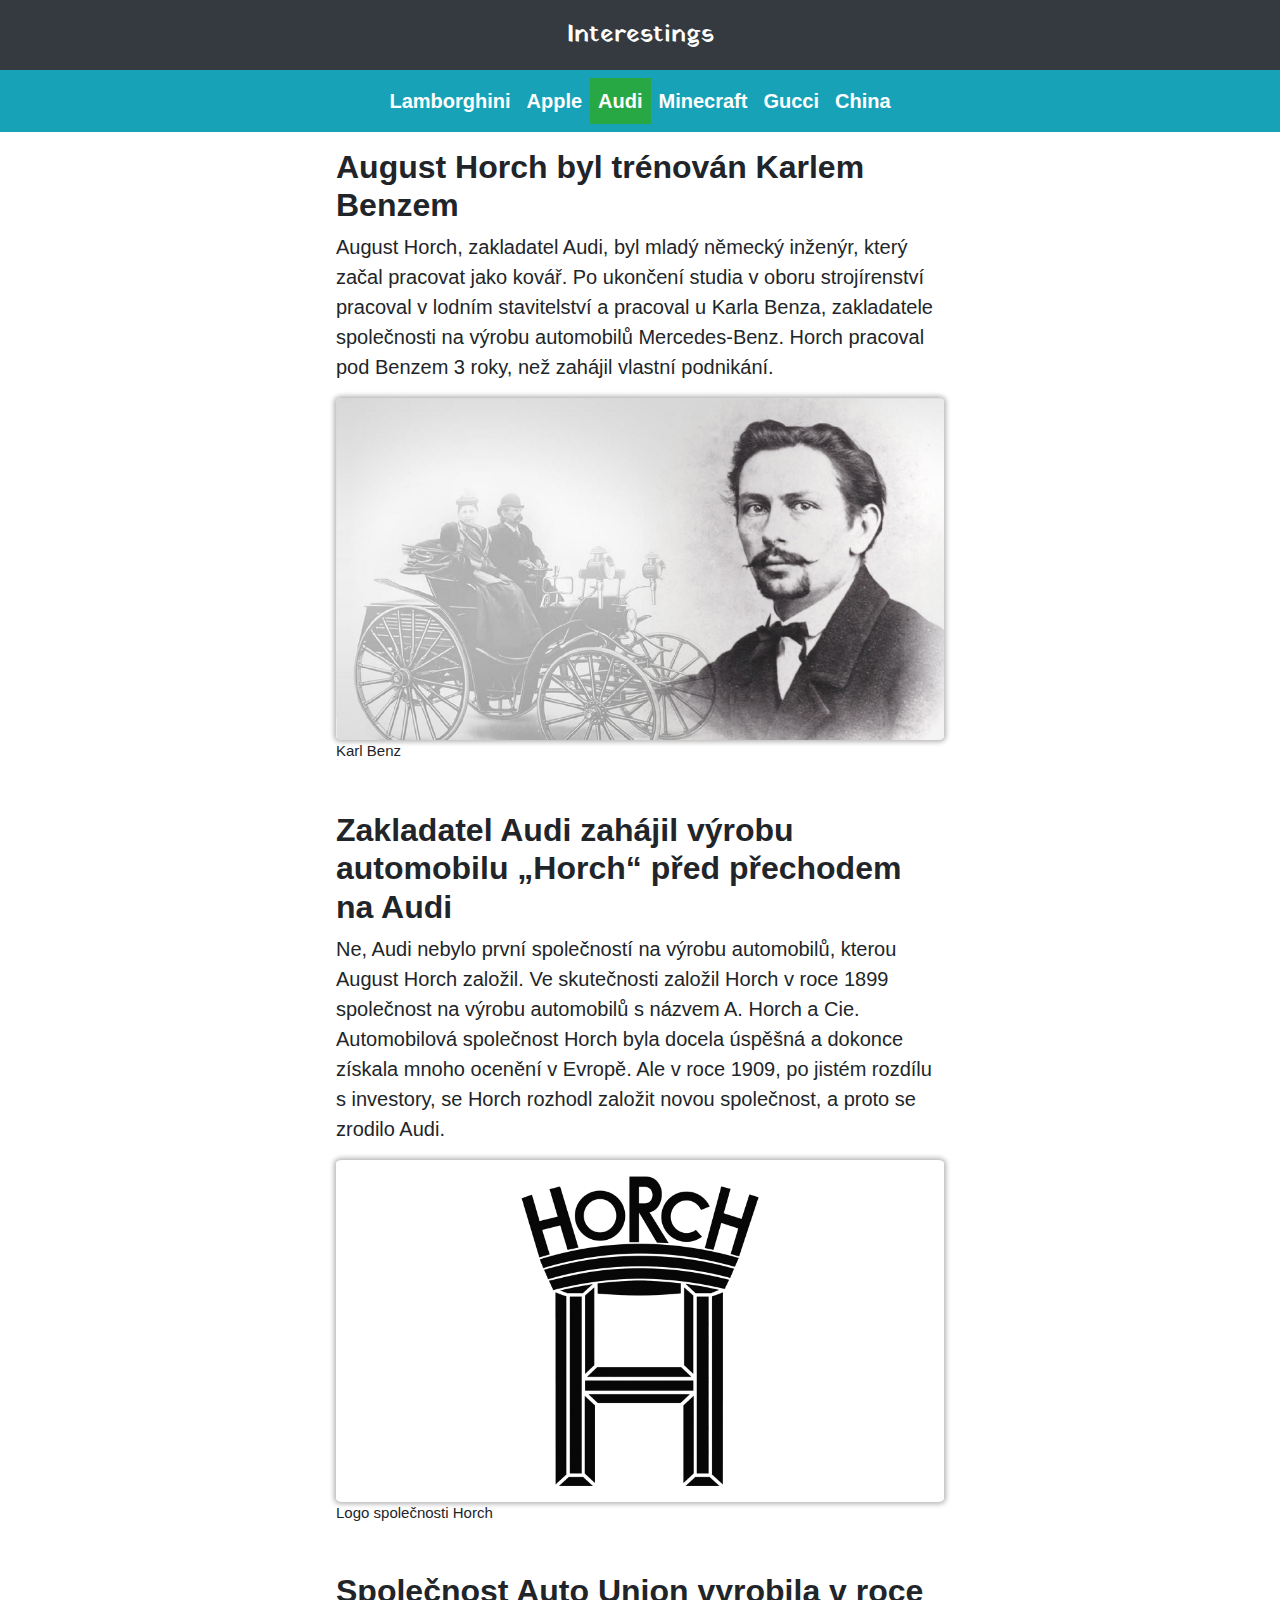
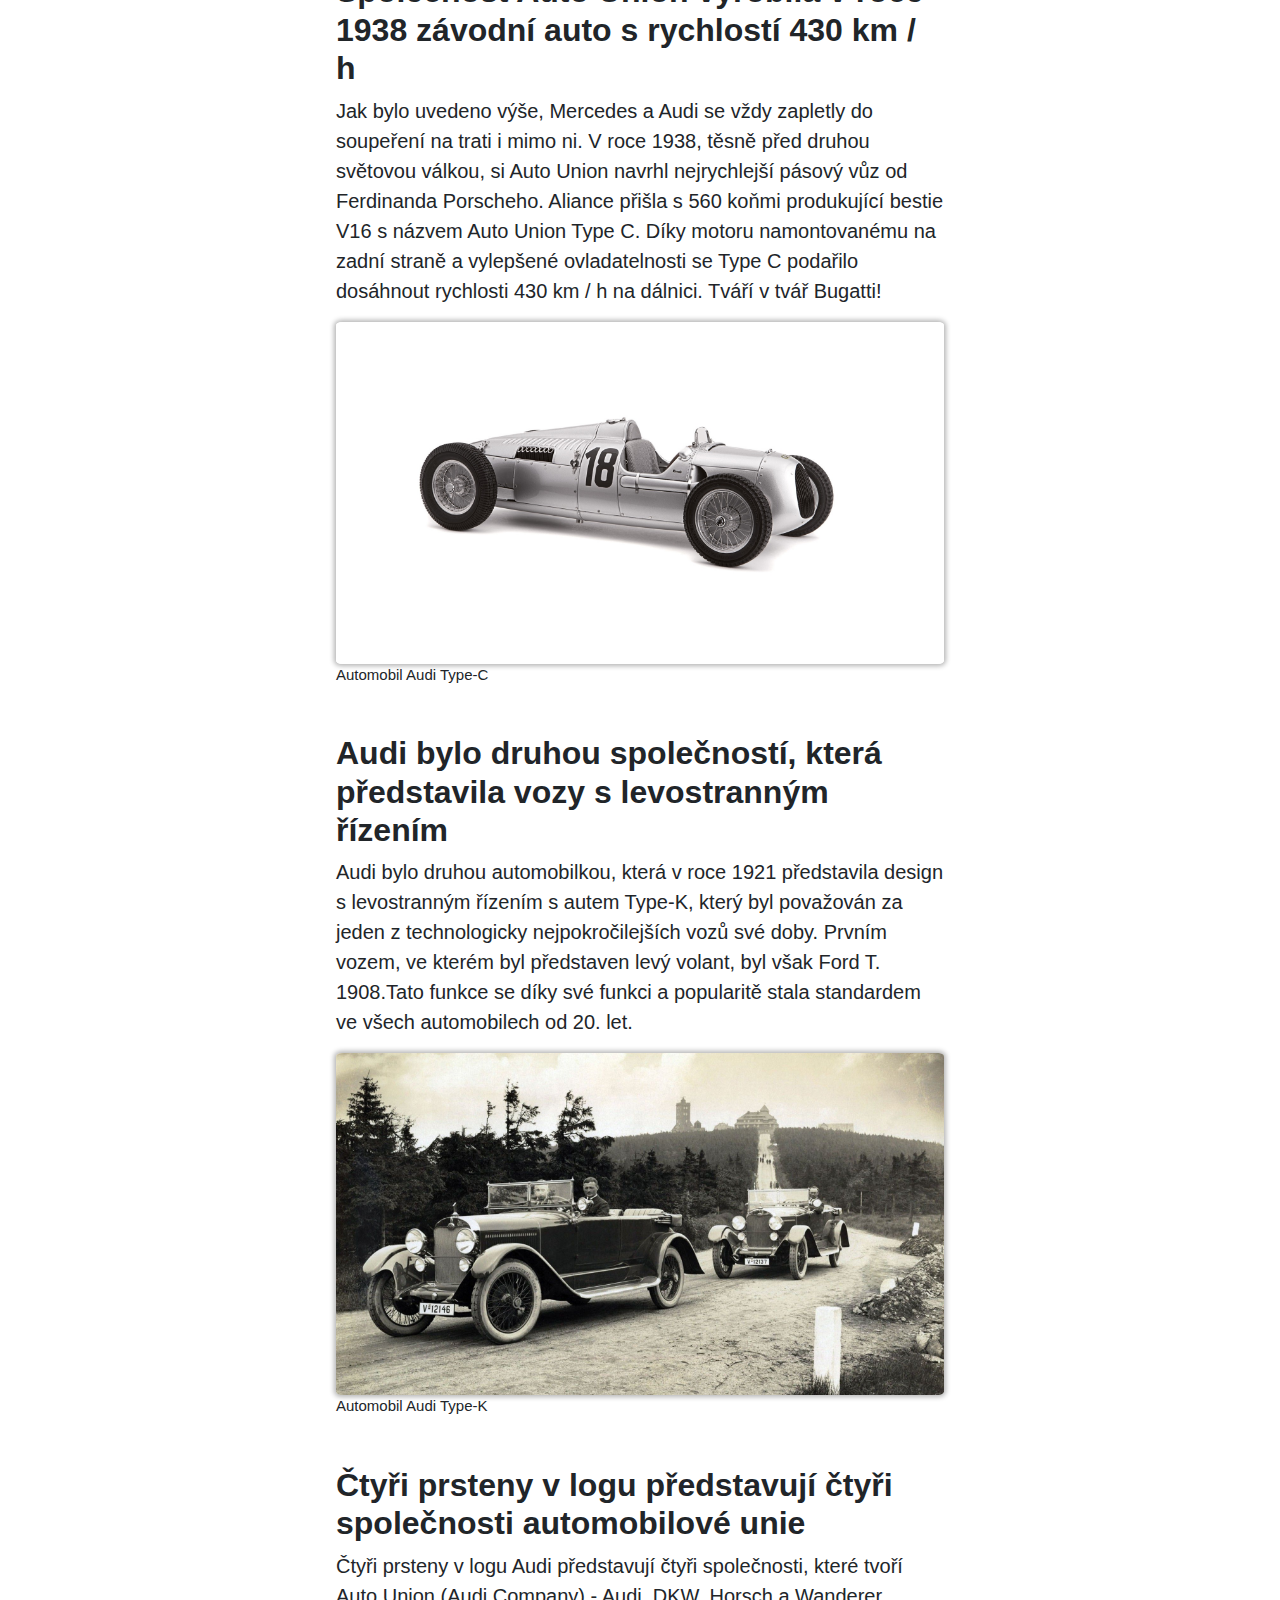
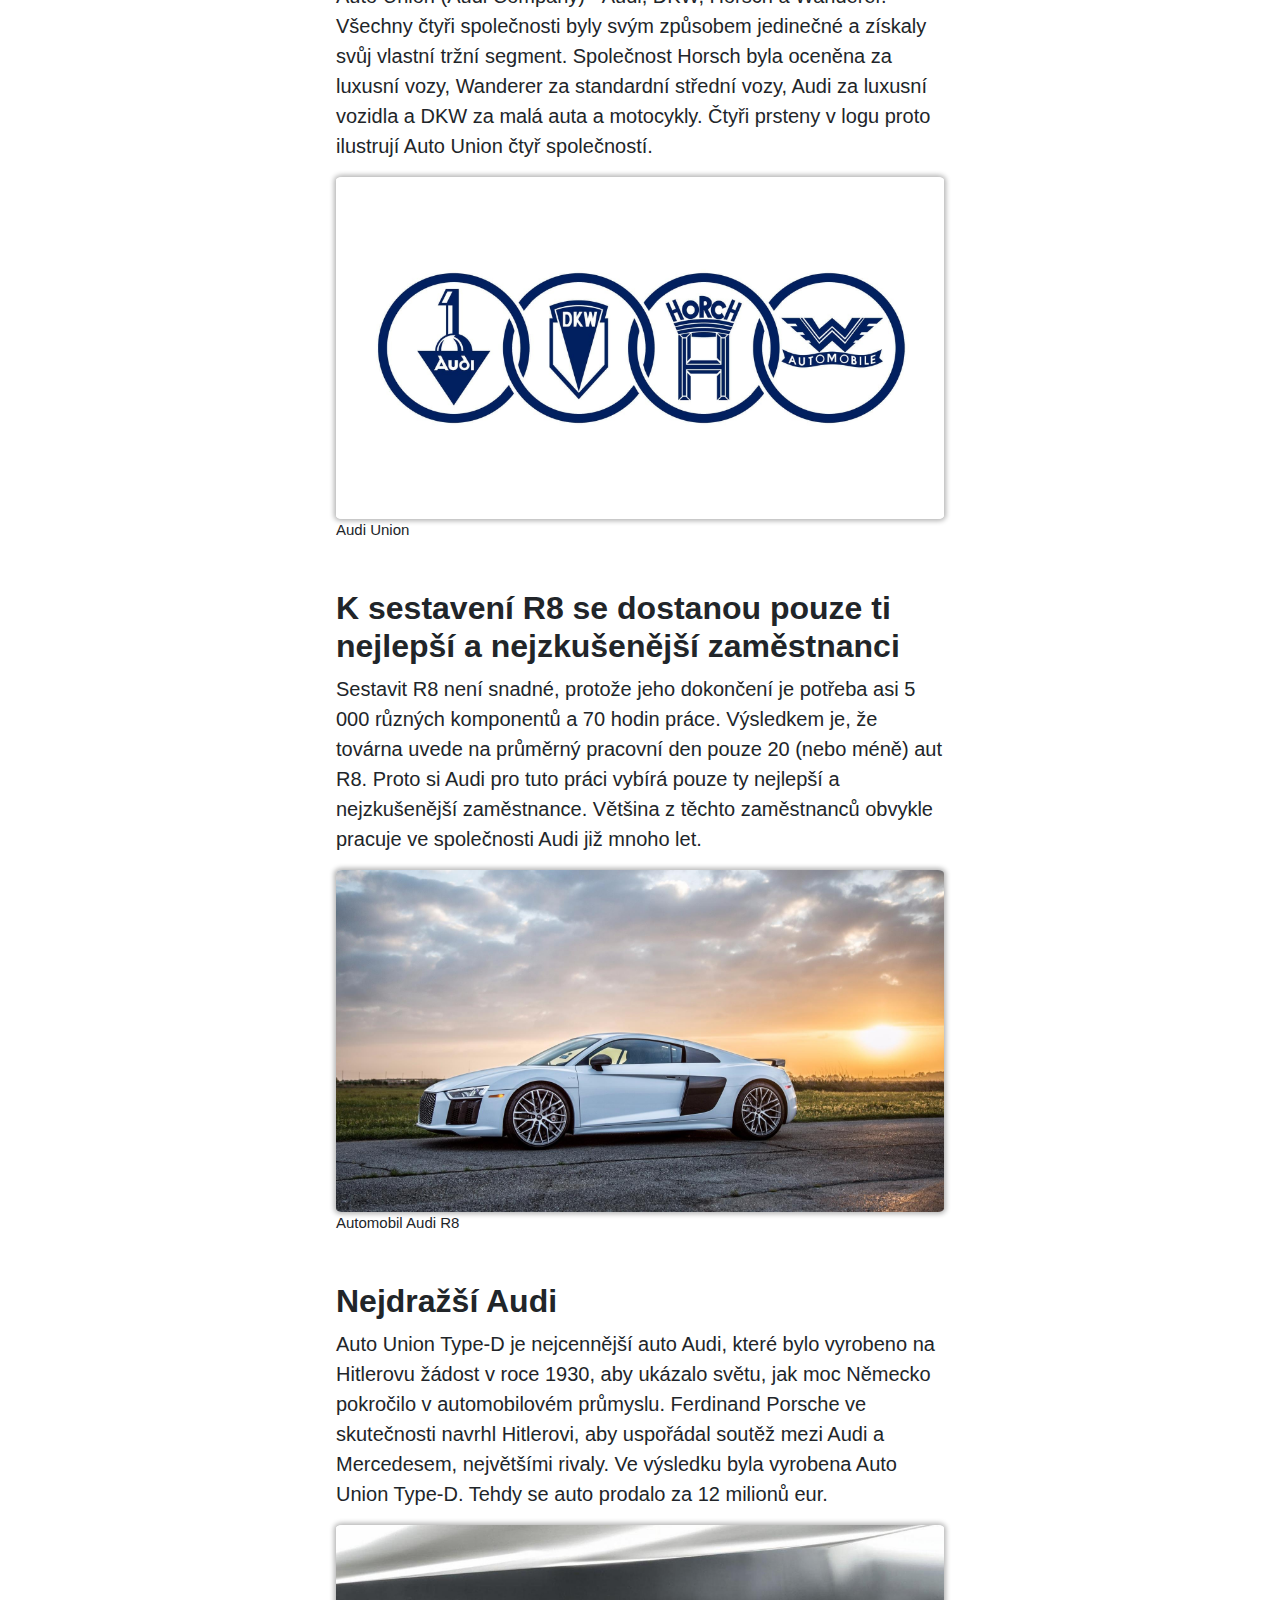
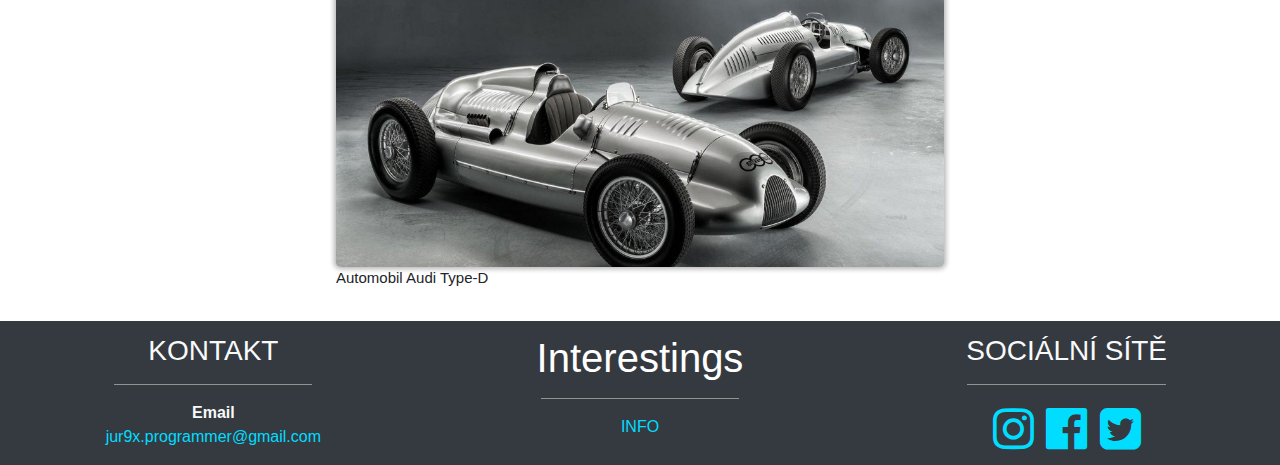
<file: pages/audi/audi.html>
<!doctype html>
<html lang="cs">

<head>
  <title>Audi | Interestings</title>
  <!-- Required meta tags -->
  <meta charset="utf-8">
  <meta name="viewport" content="width=device-width, initial-scale=1, shrink-to-fit=no">
  <meta name="description" content="Stránka o zajímavých faktech automobilky audi.">
  <meta name="keywords" content="audi, R8, August Horch, Karl Benz, Horch, Audi Union, Audi Type-C, Audi Type-D, Audi Type-K">
  <link rel="icon" href="../../icon.ico">
  <!-- Bootstrap CSS -->
  <link rel="stylesheet" href="https://stackpath.bootstrapcdn.com/bootstrap/4.3.1/css/bootstrap.min.css"
    integrity="sha384-ggOyR0iXCbMQv3Xipma34MD+dH/1fQ784/j6cY/iJTQUOhcWr7x9JvoRxT2MZw1T" crossorigin="anonymous">
  <link rel="stylesheet" href="https://cdnjs.cloudflare.com/ajax/libs/font-awesome/4.7.0/css/font-awesome.css">
  <!-- Mine CSS -->
  <link rel="stylesheet" href="../../css/custom.css">
  <!-- Fonts -->
  <link rel="preconnect" href="https://fonts.gstatic.com">
  <link href="https://fonts.googleapis.com/css2?family=Yatra+One&display=swap" rel="stylesheet">

</head>
<!-- Body -->
<body>
  <header>
  </header>
<!-- Navbar -->
  <nav class="navbar navbar-expand-md navbar-dark bg-dark text-center justify-content-center">
    <span class="navbar-text text-white interestings2"> <a class="aodkaz" href="../../index.html">Interestings</a> </span>
  </nav>
  <nav class="navbar navbar-expand-md navbar-dark text-center justify-content-center sticky-top bg-info">
    <button id="toggle" type="button" class="navbar-toggler" data-toggle="collapse" data-target="#collapse_target" aria-expanded="false">
        <span class="navbar-toggler-icon"></span>
      </button>
      <div class="text-center justify-content-center collapse navbar-collapse text-light bg-info" id="collapse_target">
        <ul class="text-center justify-content-center navbar-nav fontsize20">
        <li class="nav-item">
            <a class="aodkaz nav-link text-white text-center" href="../lamborghini/lamborghini.html"><strong>Lamborghini</strong></a>
        </li>
        <li class="nav-item">
            <a class="aodkaz nav-link text-white text-center" href="../apple/apple.html"><strong>Apple</strong></a>
        </li>
        <li class="nav-item">
            <a class="aodkaz nav-link text-white text-center bg-success borderradius1" href="../audi/audi.html"><strong>Audi</strong></a>
        </li>
        <li class="nav-item">
            <a class="aodkaz nav-link text-white text-center" href="../minecraft/minecraft.html"><strong>Minecraft</strong></a>
        </li>
        <li class="nav-item">
            <a class="aodkaz nav-link text-white text-center" href="../gucci/gucci.html"><strong>Gucci</strong></a>
        </li>
        <li class="nav-item">
            <a class="aodkaz nav-link text-white text-center" href="../china/china.html"><strong>China</strong></a>
        </li>
        </ul>
      </div>
  </nav>
<!-- Main -->
  <main>
    <div class="d-flex justify-content-center">
    <div class="maxw50">    
      <!--1 content-->
      <section class="mr-auto p-3">
          <h2><strong>
            August Horch byl trénován Karlem Benzem</strong></h2>
          <p class="fontsize20">August Horch, zakladatel Audi, byl mladý německý inženýr, který začal pracovat jako kovář. Po ukončení studia v oboru strojírenství pracoval v lodním stavitelství a pracoval u Karla Benza, zakladatele společnosti na výrobu automobilů Mercedes-Benz. Horch pracoval pod Benzem 3 roky, než zahájil vlastní podnikání.
        </p>
          <div>
              <img class="img-fluid borderradius1 boxshadow " src="src/Benz.jpeg" alt="Obrázek Karla Benze">
              <figure>
              <figcaption class="fontsize15">Karl Benz</figcaption>
          </figure>
            </div>
      </section>
      <!--1 content-->
      <section class="mr-auto p-3">
          <h2><strong>Zakladatel Audi zahájil výrobu automobilu „Horch“ před přechodem na Audi</strong></h2>
          <p class="fontsize20">Ne, Audi nebylo první společností na výrobu automobilů, kterou August Horch založil. Ve skutečnosti založil Horch v roce 1899 společnost na výrobu automobilů s názvem A. Horch a Cie. Automobilová společnost Horch byla docela úspěšná a dokonce získala mnoho ocenění v Evropě. Ale v roce 1909, po jistém rozdílu s investory, se Horch rozhodl založit novou společnost, a proto se zrodilo Audi.

          </p>
          <div>
              <img class="img-fluid borderradius1 boxshadow " src="src/horch.png" alt="Obrázek loga společnosti Horch">
              <figure>
              <figcaption class="fontsize15">Logo společnosti Horch</figcaption>
          </figure>
            </div>
      </section>
      <!--1 content-->
      <section class="mr-auto p-3">
          <h2><strong>Společnost Auto Union vyrobila v roce 1938 závodní auto s rychlostí 430 km / h</strong></h2>
          <p class="fontsize20">Jak bylo uvedeno výše, Mercedes a Audi se vždy zapletly do soupeření na trati i mimo ni. V roce 1938, těsně před druhou světovou válkou, si Auto Union navrhl nejrychlejší pásový vůz od Ferdinanda Porscheho. Aliance přišla s 560 koňmi produkující bestie V16 s názvem Auto Union Type C. Díky motoru namontovanému na zadní straně a vylepšené ovladatelnosti se Type C podařilo dosáhnout rychlosti 430 km / h na dálnici. Tváří v tvář Bugatti!

          </p>
          <div>
              <img class="img-fluid borderradius1 boxshadow " src="src/typec.jpg" alt="Obrázek Automobilu Audi Type-C">
          <figure>
              <figcaption class="fontsize15">Automobil Audi Type-C</figcaption>
      </figure>
            </div>
      </section>
          <!--1 content-->
          <section class="mr-auto p-3">
              <h2><strong>Audi bylo druhou společností, která představila vozy s levostranným řízením</strong></h2>
              <p class="fontsize20">
                Audi bylo druhou automobilkou, která v roce 1921 představila design s levostranným řízením s autem Type-K, který byl považován za jeden z technologicky nejpokročilejších vozů své doby. Prvním vozem, ve kterém byl představen levý volant, byl však Ford T. 1908.Tato funkce se díky své funkci a popularitě stala standardem ve všech automobilech od 20. let.
            </p>
              <div>
                  <img class="img-fluid borderradius1 boxshadow " src="src/typek.jpg" alt="Obrázek Automobilu Audi Type-K">
              <figure>
                  <figcaption class="fontsize15">Automobil Audi Type-K</figcaption>
          </figure>
                </div>
          </section>
      <!--1 content-->
      <section class="mr-auto p-3">
          <h2><strong>Čtyři prsteny v logu představují čtyři společnosti automobilové unie
        </strong></h2>
          <p class="fontsize20">Čtyři prsteny v logu Audi představují čtyři společnosti, které tvoří Auto Union (Audi Company) - Audi, DKW, Horsch a Wanderer. Všechny čtyři společnosti byly svým způsobem jedinečné a získaly svůj vlastní tržní segment. Společnost Horsch byla oceněna za luxusní vozy, Wanderer za standardní střední vozy, Audi za luxusní vozidla a DKW za malá auta a motocykly. Čtyři prsteny v logu proto ilustrují Auto Union čtyř společností.

          </p>
          <div>
              <img class="img-fluid borderradius1 boxshadow " src="src/union.jpg" alt="Obrázek loga společnosti Audi Union">
          <figure>
              <figcaption class="fontsize15">Audi Union</figcaption>
      </figure>
            </div>
      </section>
      <!--1 content-->
      <section class="mr-auto p-3">
          <h2><strong>K sestavení R8 se dostanou pouze ti nejlepší a nejzkušenější zaměstnanci</strong></h2>
          <p class="fontsize20">Sestavit R8 není snadné, protože jeho dokončení je potřeba asi 5 000 různých komponentů a 70 hodin práce. Výsledkem je, že továrna uvede na průměrný pracovní den pouze 20 (nebo méně) aut R8. Proto si Audi pro tuto práci vybírá pouze ty nejlepší a nejzkušenější zaměstnance. Většina z těchto zaměstnanců obvykle pracuje ve společnosti Audi již mnoho let.
          </p>
          <div>
              <img class="img-fluid borderradius1 boxshadow " src="src/r8.jpg" alt="Obrázek Automobilu Audi R8">
          <figure>
              <figcaption class="fontsize15">Automobil Audi R8</figcaption>
      </figure>
            </div>
      </section>
      <!--1 content-->
      <section class="mr-auto p-3">
          <h2><strong>Nejdražší Audi</strong></h2>
          <p class="fontsize20">Auto Union Type-D je nejcennější auto Audi, které bylo vyrobeno na Hitlerovu žádost v roce 1930, aby ukázalo světu, jak moc Německo pokročilo v automobilovém průmyslu. Ferdinand Porsche ve skutečnosti navrhl Hitlerovi, aby uspořádal soutěž mezi Audi a Mercedesem, největšími rivaly. Ve výsledku byla vyrobena Auto Union Type-D. Tehdy se auto prodalo za 12 milionů eur.</p>
          <div>
              <img class="img-fluid borderradius1 boxshadow " src="src/typed.jpg" alt="Obrázek Automobilu Audi Type-D">
          <figure>
              <figcaption class="fontsize15">Automobil Audi Type-D</figcaption>
      </figure>
            </div>
      </section> 
  </div>
</div>

    <!-- End of Main -->
  </main>
  <!-- Footer -->
  <footer
    class="container-fluid bg-dark text-light text-center justify-content-center ptop1">
    <div class="row">
      <div class="col-md-4">
        <h3>KONTAKT</h3>
        <hr>
        <div class="m-2">
          <div><strong>Email</strong>
            <div><a href="mailto:jur9x.programmer@gmail.com">jur9x.programmer@gmail.com</a></div>
          </div>
        </div>
      </div>
      <div class="col-md-4">
        <h1><a class="text-white aodkaz" href="../../index.html">Interestings</a></h1><hr>     <a href="../info.html">INFO</a>
      </div>
      <div class="col-md-4">
        <h3>SOCIÁLNÍ SÍTĚ</h3>
        <hr>
        <div class="m-2">
          <ul class="list-unstyled list-inline text-center">
            <li class="aodkaz m-1 list-inline-item left1 mright"><a href="../info.html"
              target="_blank"><i class="fa fa fa-instagram fa-3x"></i></a></li>
          <li class="aodkaz m-1 list-inline-item left1 mright"><a href="../info.html"
              target="_blank"><i class="fa fa fa-facebook-official fa-3x"></i></a></li>
          <li class="aodkaz m-1 list-inline-item mleft1 mright1"><a href="../info.html"
              target="_blank"><i class="fa fa fa-twitter-square fa-3x"></i></a></li>
          </ul>
        </div>
      </div>
    </div>
    <!-- End of Footer -->
  </footer>
  <!-- JavaScript -->
  <script src="../../js/custom.js"></script>
  <!-- jQuery first, then Popper.js, then Bootstrap JS -->
  <script src="https://code.jquery.com/jquery-3.3.1.slim.min.js"
    integrity="sha384-q8i/X+965DzO0rT7abK41JStQIAqVgRVzpbzo5smXKp4YfRvH+8abtTE1Pi6jizo"
    crossorigin="anonymous"></script>
  <script src="https://cdnjs.cloudflare.com/ajax/libs/popper.js/1.14.7/umd/popper.min.js"
    integrity="sha384-UO2eT0CpHqdSJQ6hJty5KVphtPhzWj9WO1clHTMGa3JDZwrnQq4sF86dIHNDz0W1"
    crossorigin="anonymous"></script>
  <script src="https://stackpath.bootstrapcdn.com/bootstrap/4.3.1/js/bootstrap.min.js"
    integrity="sha384-JjSmVgyd0p3pXB1rRibZUAYoIIy6OrQ6VrjIEaFf/nJGzIxFDsf4x0xIM+B07jRM"
    crossorigin="anonymous"></script>
</body>
</html>
</file>
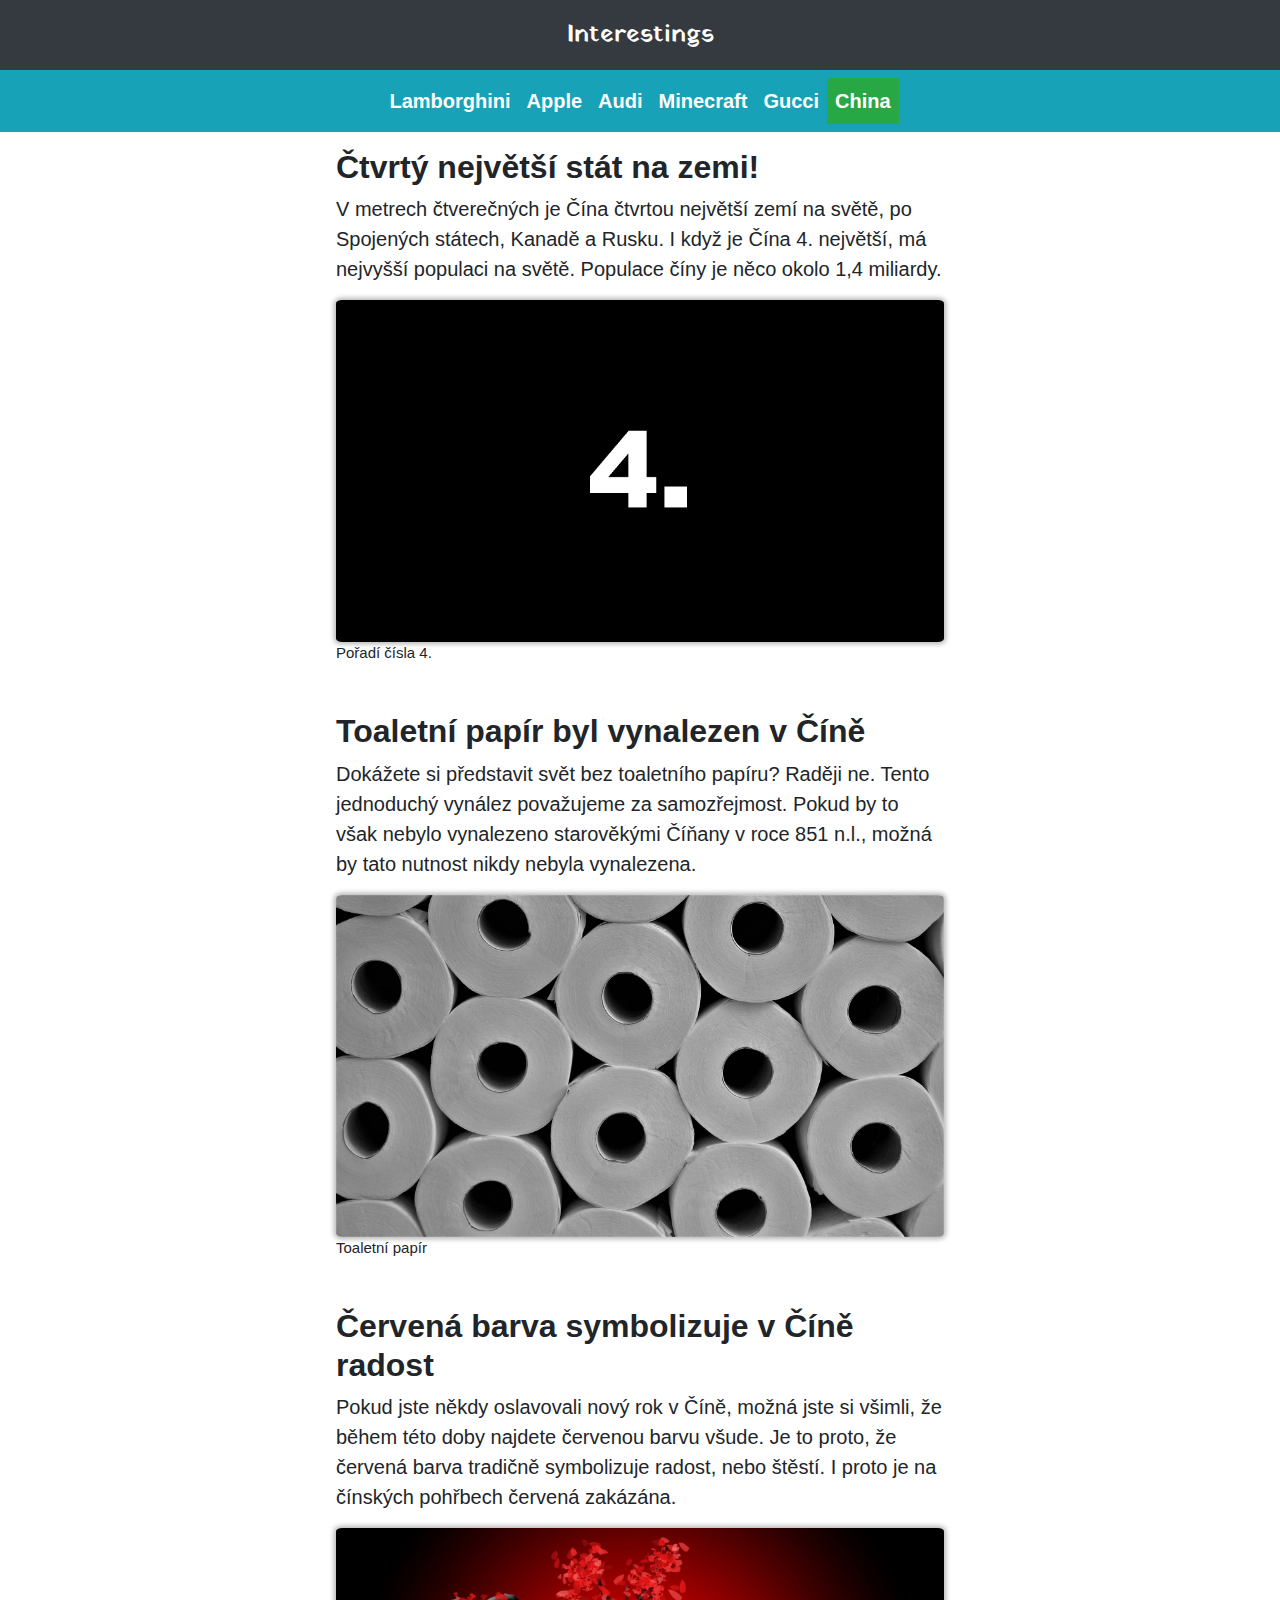
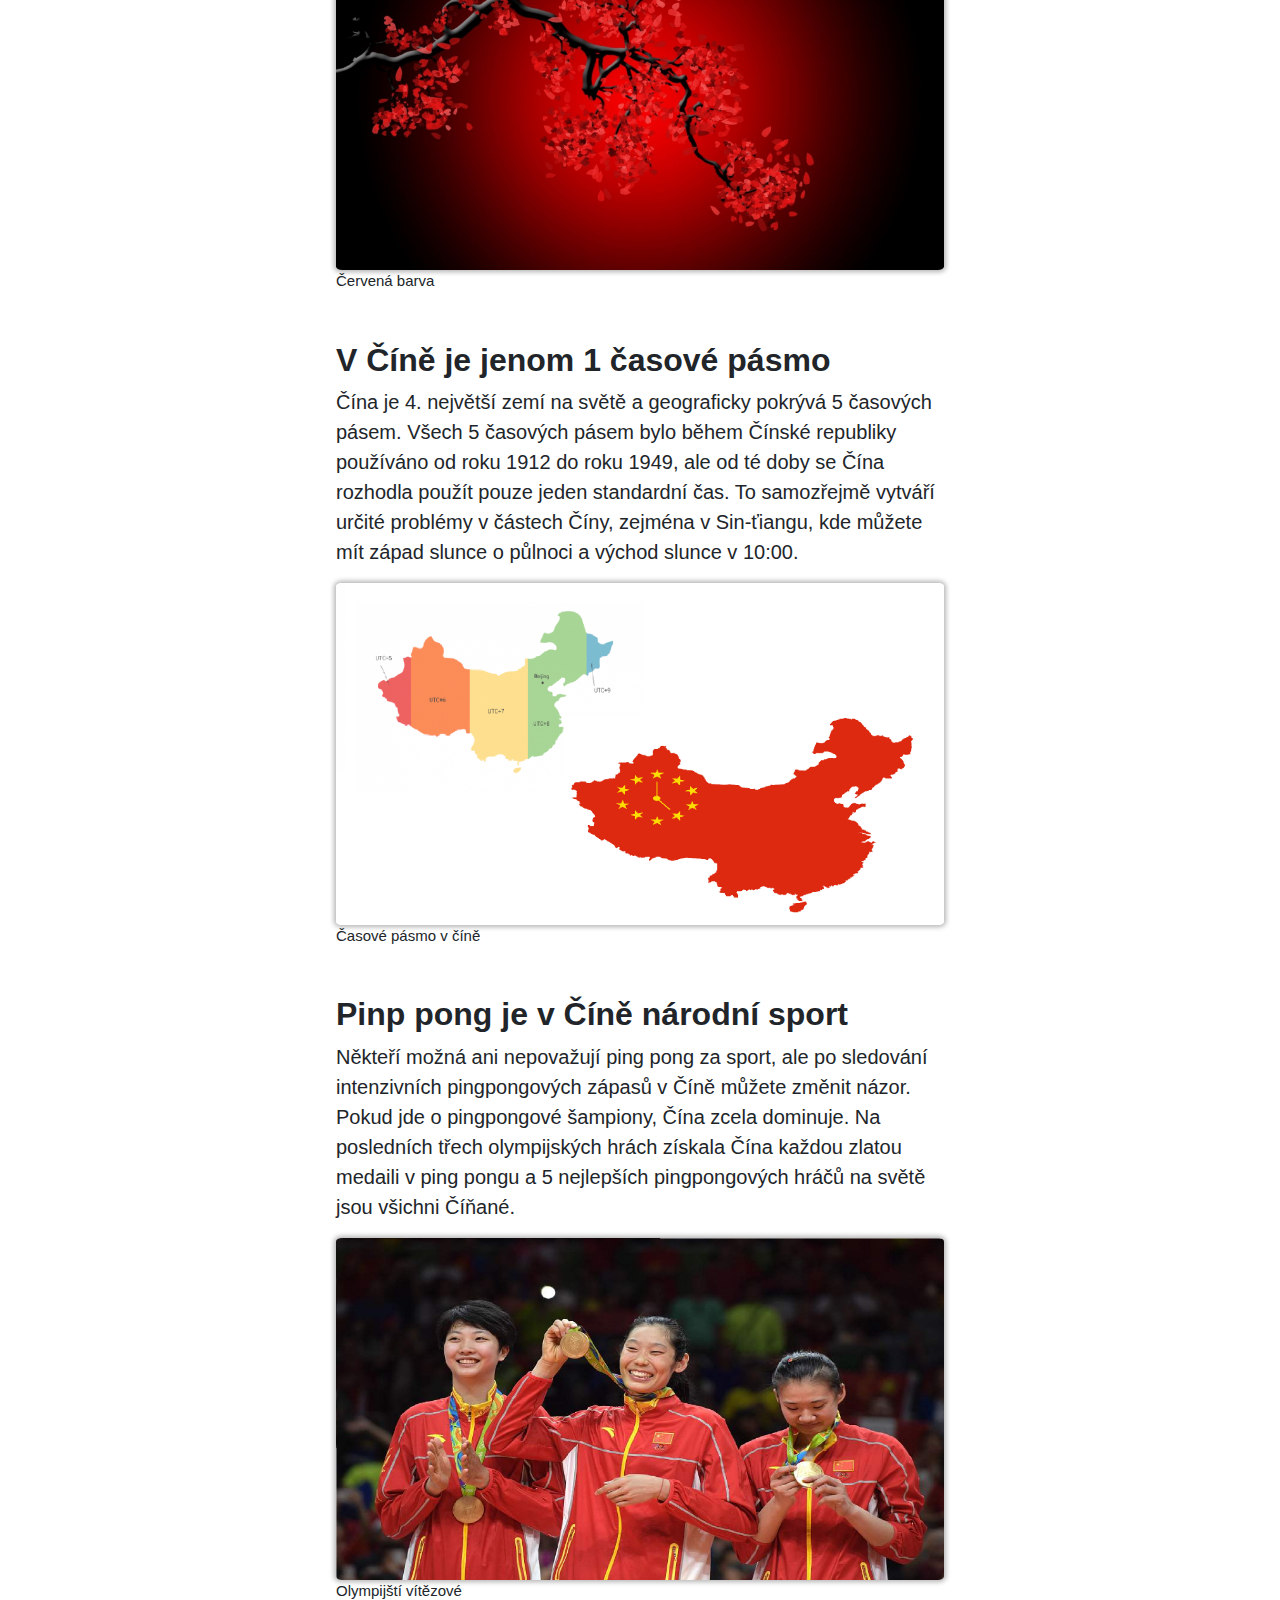
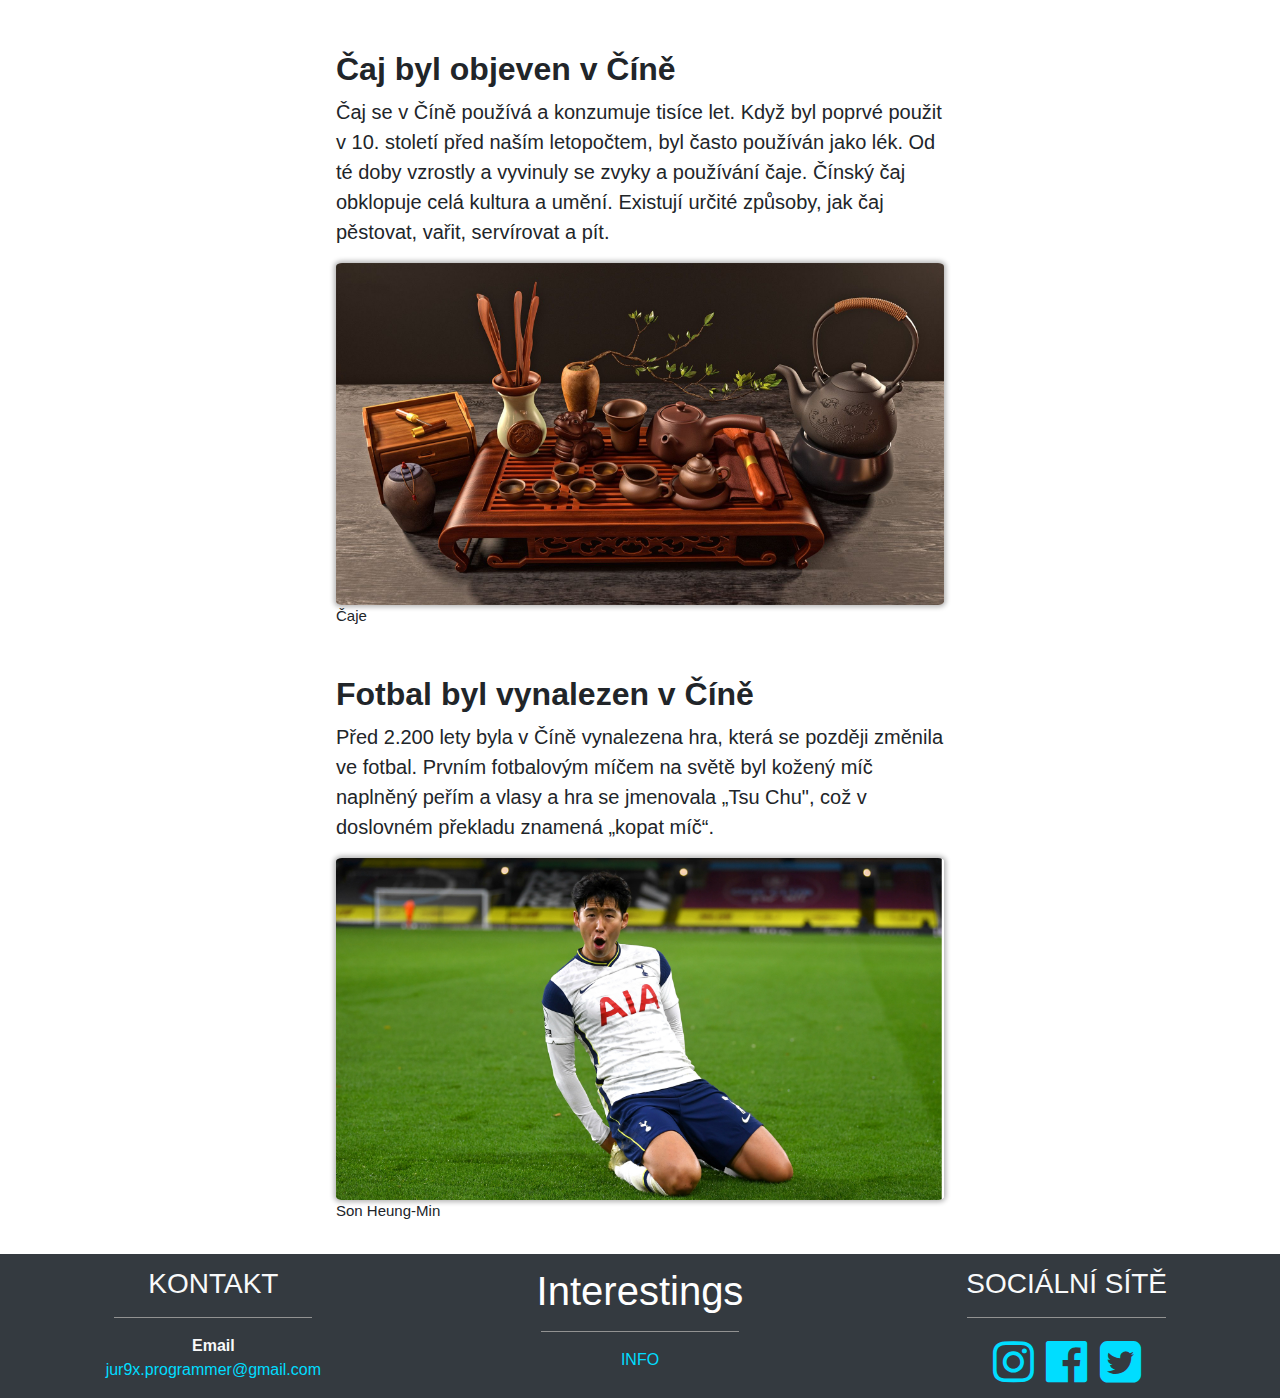
<file: pages/china/china.html>
<!doctype html>
<html lang="cs">

<head>
  <title>China | Interestings</title>
  <!-- Required meta tags -->
  <meta charset="utf-8">
  <meta name="viewport" content="width=device-width, initial-scale=1, shrink-to-fit=no">
  <meta name="description" content="Stránka o zajímavých faktech o Číně.">
  <meta name="keywords" content="china, čína, fotbal, son, čaj, toaletní papír, červená barva, čínské časové pásmo, čína pinp pong, čína čaj, son heung-min">
  <link rel="icon" href="../../icon.ico">
  <!-- Bootstrap CSS -->
  <link rel="stylesheet" href="https://stackpath.bootstrapcdn.com/bootstrap/4.3.1/css/bootstrap.min.css"
    integrity="sha384-ggOyR0iXCbMQv3Xipma34MD+dH/1fQ784/j6cY/iJTQUOhcWr7x9JvoRxT2MZw1T" crossorigin="anonymous">
  <link rel="stylesheet" href="https://cdnjs.cloudflare.com/ajax/libs/font-awesome/4.7.0/css/font-awesome.css">
  <!-- Mine CSS -->
  <link rel="stylesheet" href="../../css/custom.css">
  <!-- Fonts -->
  <link rel="preconnect" href="https://fonts.gstatic.com">
  <link href="https://fonts.googleapis.com/css2?family=Yatra+One&display=swap" rel="stylesheet">

</head>
<!-- Body -->
<body>
  <header>
  </header>
<!-- Navbar -->
  <nav class="navbar navbar-expand-md navbar-dark bg-dark text-center justify-content-center">
    <span class="navbar-text text-white interestings2"> <a class="aodkaz" href="../../index.html">Interestings</a> </span>
  </nav>
  <nav class="navbar navbar-expand-md navbar-dark text-center justify-content-center sticky-top bg-info">
    <button id="toggle" type="button" class="navbar-toggler" data-toggle="collapse" data-target="#collapse_target" aria-expanded="false">
        <span class="navbar-toggler-icon"></span>
      </button>
      <div class="text-center justify-content-center collapse navbar-collapse text-light bg-info" id="collapse_target">
        <ul class="text-center justify-content-center navbar-nav fontsize20">
        <li class="nav-item">
            <a class="aodkaz nav-link text-white text-center" href="../lamborghini/lamborghini.html"><strong>Lamborghini</strong></a>
        </li>
        <li class="nav-item">
            <a class="aodkaz nav-link text-white text-center" href="../apple/apple.html"><strong>Apple</strong></a>
        </li>
        <li class="nav-item">
            <a class="aodkaz nav-link text-white text-center" href="../audi/audi.html"><strong>Audi</strong></a>
        </li>
        <li class="nav-item">
            <a class="aodkaz nav-link text-white text-center" href="../minecraft/minecraft.html"><strong>Minecraft</strong></a>
        </li>
        <li class="nav-item">
            <a class="aodkaz nav-link text-white text-center" href="../gucci/gucci.html"><strong>Gucci</strong></a>
        </li>
        <li class="nav-item">
            <a class="aodkaz nav-link text-white text-center bg-success borderradius1" href="../china/china.html"><strong>China</strong></a>
        </li>
        </ul>
      </div>
  </nav>
<!-- Main -->
  <main>
    <div class="d-flex justify-content-center">
    <div class="maxw50">    
      <!--1 content-->
      <section class="mr-auto p-3">
          <h2><strong>Čtvrtý největší stát na zemi!</strong></h2>
          <p class="fontsize20">V metrech čtverečných je Čína čtvrtou největší zemí na světě, po Spojených státech, Kanadě a Rusku. I když je Čína 4. největší, má nejvyšší populaci na světě. Populace číny je něco okolo 1,4 miliardy.
        </p>
          <div>
              <img class="img-fluid borderradius1 boxshadow " src="src/4.png" alt="Obrázek čísla 4">
              <figure>
              <figcaption class="fontsize15">Pořadí čísla 4.</figcaption>
          </figure>
            </div>
      </section>
      <!--1 content-->
      <section class="mr-auto p-3">
          <h2><strong>Toaletní papír byl vynalezen v Číně</strong></h2>
          <p class="fontsize20">Dokážete si představit svět bez toaletního papíru? Raději ne. Tento jednoduchý vynález považujeme za samozřejmost. Pokud by to však nebylo vynalezeno starověkými Číňany v roce 851 n.l., možná by tato nutnost nikdy nebyla vynalezena.

          </p>
          <div>
              <img class="img-fluid borderradius1 boxshadow " src="src/toilet.jpg" alt="Obrázek toaletního papíru">
              <figure>
              <figcaption class="fontsize15">Toaletní papír</figcaption>
          </figure>
            </div>
      </section>
      <!--1 content-->
      <section class="mr-auto p-3">
          <h2><strong>Červená barva symbolizuje v Číně radost</strong></h2>
          <p class="fontsize20">Pokud jste někdy oslavovali nový rok v Číně, možná jste si všimli, že během této doby najdete červenou barvu všude. Je to proto, že červená barva tradičně symbolizuje radost, nebo štěstí. I proto je na čínských pohřbech červená zakázána.

          </p>
          <div>
              <img class="img-fluid borderradius1 boxshadow " src="src/red.jpg" alt="Obrázek červené barvy">
              <figure>
              <figcaption class="fontsize15">Červená barva</figcaption>
          </figure>
            </div>
      </section>
          <!--1 content-->
          <section class="mr-auto p-3">
              <h2><strong>V Číně je jenom 1 časové pásmo</strong></h2>
              <p class="fontsize20">
                Čína je 4. největší zemí na světě a geograficky pokrývá 5 časových pásem. Všech 5 časových pásem bylo během Čínské republiky používáno od roku 1912 do roku 1949, ale od té doby se Čína rozhodla použít pouze jeden standardní čas. To samozřejmě vytváří určité problémy v částech Číny, zejména v Sin-ťiangu, kde můžete mít západ slunce o půlnoci a východ slunce v 10:00.
            </p>
              <div>
                  <img class="img-fluid borderradius1 boxshadow " src="src/time.png" alt="Obrázek časového pásma v číně">
                  <figure>
                  <figcaption class="fontsize15">Časové pásmo v číně</figcaption>
              </figure>
                </div>
          </section>
      <!--1 content-->
      <section class="mr-auto p-3">
          <h2><strong>Pinp pong je v Číně národní sport</strong></h2>
          <p class="fontsize20">Někteří možná ani nepovažují ping pong za sport, ale po sledování intenzivních pingpongových zápasů v Číně můžete změnit názor. Pokud jde o pingpongové šampiony, Čína zcela dominuje. Na posledních třech olympijských hrách získala Čína každou zlatou medaili v ping pongu a 5 nejlepších pingpongových hráčů na světě jsou všichni Číňané.

          </p>
          <div>
              <img class="img-fluid borderradius1 boxshadow " src="src/pp.png" alt="Obrázek olympijských vítězů">
              <figure>
              <figcaption class="fontsize15">Olympijští vítězové</figcaption>
          </figure>
            </div>
      </section>
      <!--1 content-->
      <section class="mr-auto p-3">
          <h2><strong>Čaj byl objeven v Číně</strong></h2>
          <p class="fontsize20">Čaj se v Číně používá a konzumuje tisíce let. Když byl poprvé použit v 10. století před naším letopočtem, byl často používán jako lék. Od té doby vzrostly a vyvinuly se zvyky a používání čaje. Čínský čaj obklopuje celá kultura a umění. Existují určité způsoby, jak čaj pěstovat, vařit, servírovat a pít.

          </p>
          <div>
              <img class="img-fluid borderradius1 boxshadow " src="src/tea.jpg" alt="Obrázek čajů">
              <figure>
              <figcaption class="fontsize15">Čaje</figcaption>
          </figure>
            </div>
      </section>
      <!--1 content-->
      <section class="mr-auto p-3">
          <h2><strong>Fotbal byl vynalezen v Číně</strong></h2>
          <p class="fontsize20">Před 2.200 lety byla v Číně vynalezena hra, která se později změnila ve fotbal. Prvním fotbalovým míčem na světě byl kožený míč naplněný peřím a vlasy a hra se jmenovala „Tsu Chu", což v doslovném překladu znamená „kopat míč“.</p>
          <div>
              <img class="img-fluid borderradius1 boxshadow " src="src/son.jpg" alt="Obrázek Sona Heung-Mina">
              <figure>
              <figcaption class="fontsize15">Son Heung-Min</figcaption>
          </figure>
            </div>
      </section>
  </div>
</div>

    <!-- End of Main -->
  </main>
  <!-- Footer -->
  <footer
    class="container-fluid bg-dark text-light text-center justify-content-center ptop1">
    <div class="row">
      <div class="col-md-4">
        <h3>KONTAKT</h3>
        <hr>
        <div class="m-2">
          <div><strong>Email</strong>
            <div><a href="mailto:jur9x.programmer@gmail.com">jur9x.programmer@gmail.com</a></div>
          </div>
        </div>
      </div>
      <div class="col-md-4">
        <h1><a class="text-white aodkaz" href="../../index.html">Interestings</a></h1><hr>     <a href="../info.html">INFO</a>
      </div>
      <div class="col-md-4">
        <h3>SOCIÁLNÍ SÍTĚ</h3>
        <hr>
        <div class="m-2">
          <ul class="list-unstyled list-inline text-center">
            <li class="aodkaz m-1 list-inline-item left1 mright"><a href="../info.html"
              target="_blank"><i class="fa fa fa-instagram fa-3x"></i></a></li>
          <li class="aodkaz m-1 list-inline-item left1 mright"><a href="../info.html"
              target="_blank"><i class="fa fa fa-facebook-official fa-3x"></i></a></li>
          <li class="aodkaz m-1 list-inline-item mleft1 mright1"><a href="../info.html"
              target="_blank"><i class="fa fa fa-twitter-square fa-3x"></i></a></li>
          </ul>
        </div>
      </div>
    </div>
    <!-- End of Footer -->
  </footer>
  <!-- JavaScript -->
  <script src="../../js/custom.js"></script>
  <!-- jQuery first, then Popper.js, then Bootstrap JS -->
  <script src="https://code.jquery.com/jquery-3.3.1.slim.min.js"
    integrity="sha384-q8i/X+965DzO0rT7abK41JStQIAqVgRVzpbzo5smXKp4YfRvH+8abtTE1Pi6jizo"
    crossorigin="anonymous"></script>
  <script src="https://cdnjs.cloudflare.com/ajax/libs/popper.js/1.14.7/umd/popper.min.js"
    integrity="sha384-UO2eT0CpHqdSJQ6hJty5KVphtPhzWj9WO1clHTMGa3JDZwrnQq4sF86dIHNDz0W1"
    crossorigin="anonymous"></script>
  <script src="https://stackpath.bootstrapcdn.com/bootstrap/4.3.1/js/bootstrap.min.js"
    integrity="sha384-JjSmVgyd0p3pXB1rRibZUAYoIIy6OrQ6VrjIEaFf/nJGzIxFDsf4x0xIM+B07jRM"
    crossorigin="anonymous"></script>
</body>
</html>
</file>
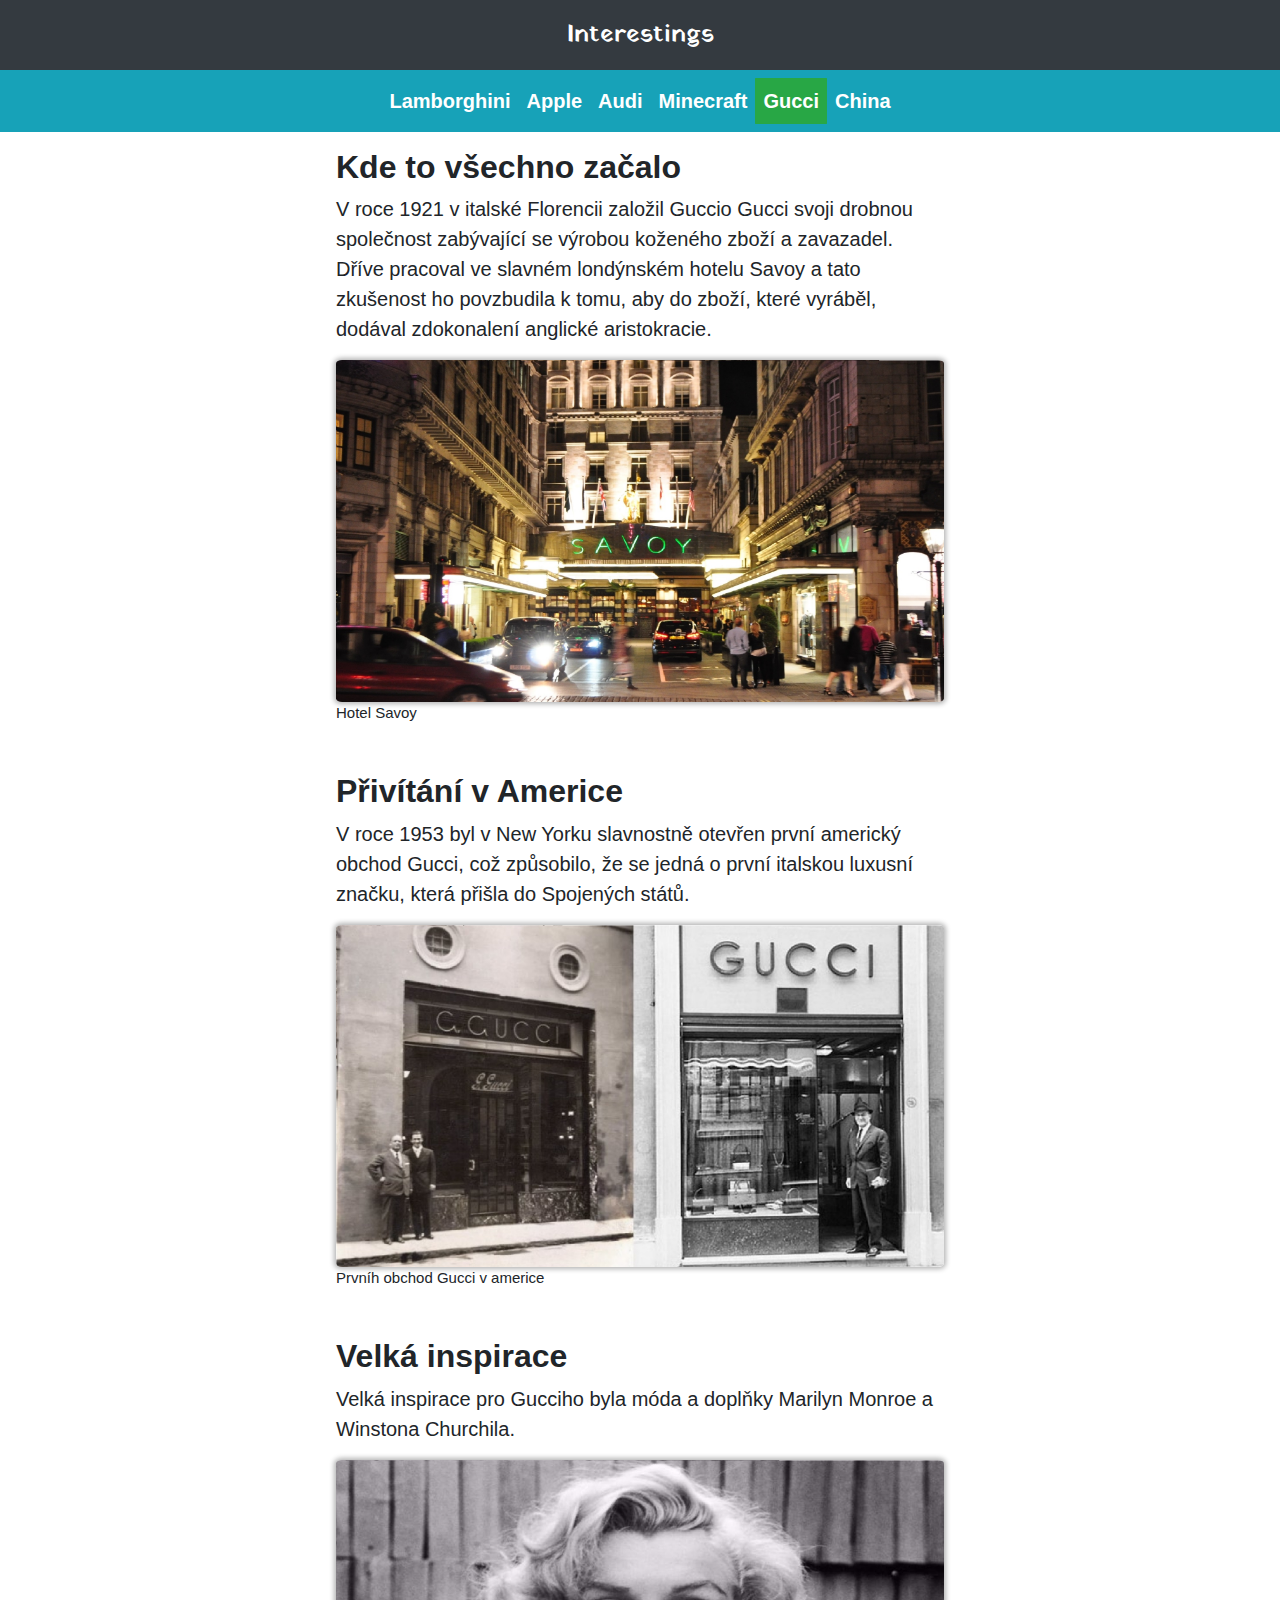
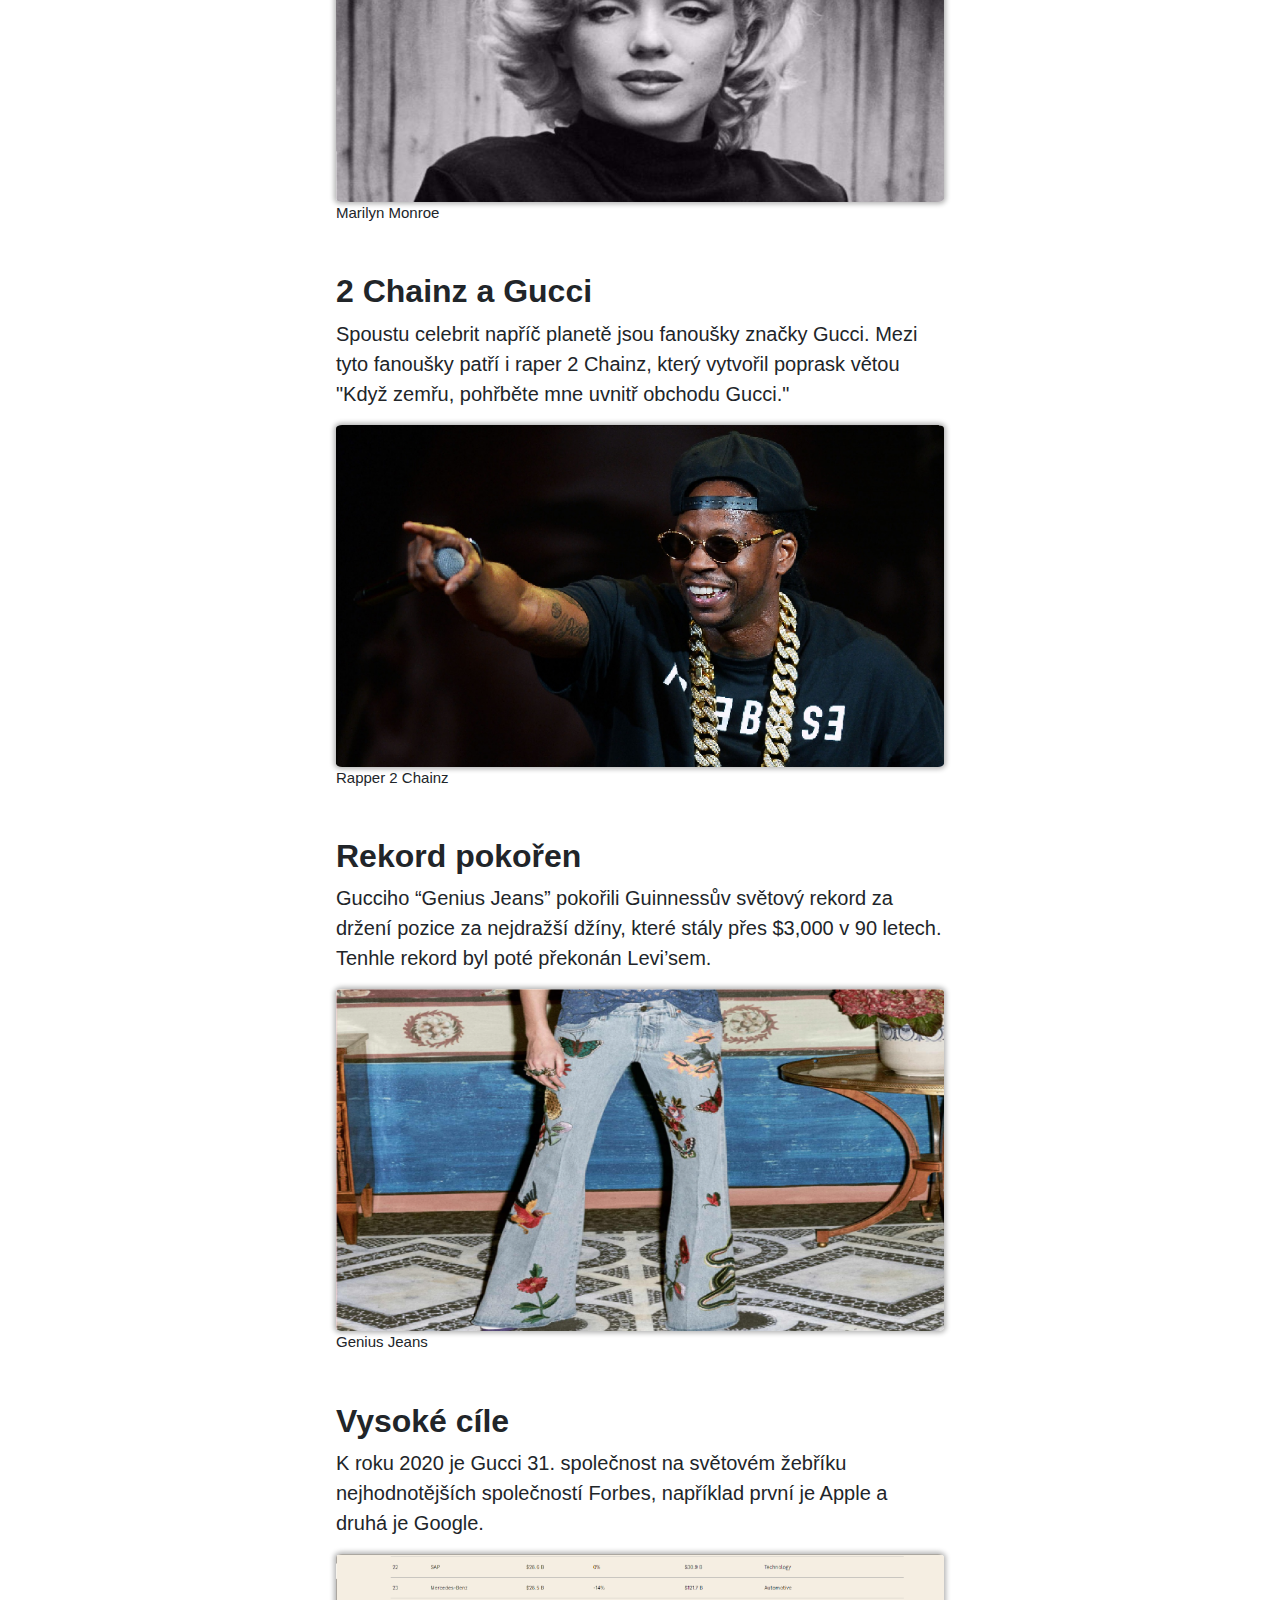
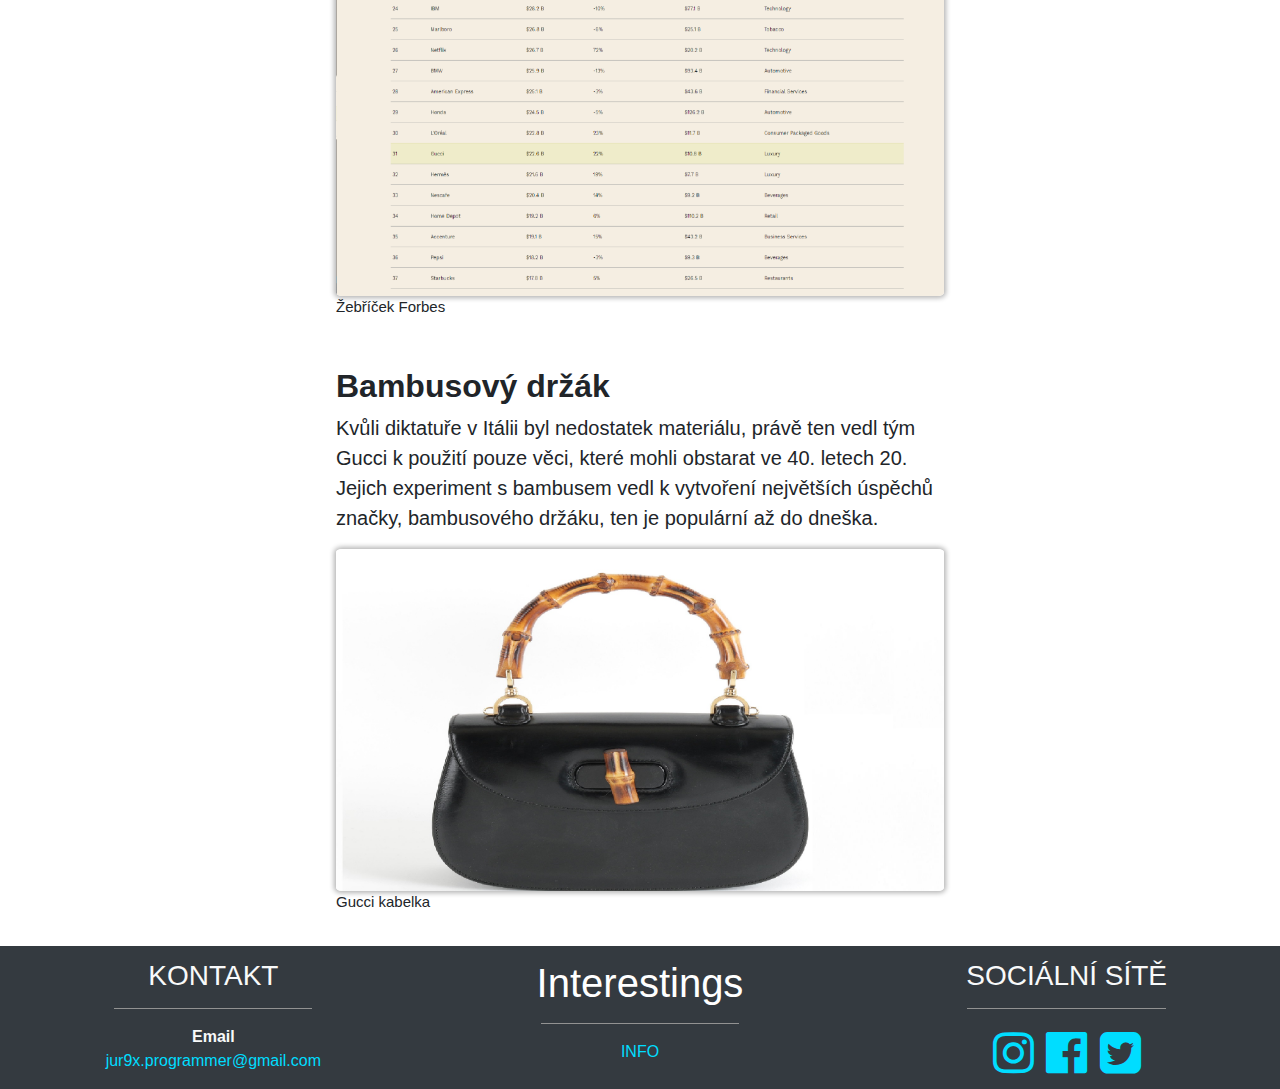
<file: pages/gucci/gucci.html>
<!doctype html>
<html lang="cs">

<head>
  <title>Gucci | Interestings</title>
  <!-- Required meta tags -->
  <meta charset="utf-8">
  <meta name="viewport" content="width=device-width, initial-scale=1, shrink-to-fit=no">
  <meta name="description" content="Stránka o zajímavých faktech společnosti gucci.">
  <meta name="keywords" content="gucci, hotel savoy, Gucci v americe, Marilyn Monroe, Winston Churchil, 2 Chainz, Genius Jeans, Geniální džíny, Forbes gucci, bambsuový držák">
  <link rel="icon" href="../../icon.ico">
  <!-- Bootstrap CSS -->
  <link rel="stylesheet" href="https://stackpath.bootstrapcdn.com/bootstrap/4.3.1/css/bootstrap.min.css"
    integrity="sha384-ggOyR0iXCbMQv3Xipma34MD+dH/1fQ784/j6cY/iJTQUOhcWr7x9JvoRxT2MZw1T" crossorigin="anonymous">
  <link rel="stylesheet" href="https://cdnjs.cloudflare.com/ajax/libs/font-awesome/4.7.0/css/font-awesome.css">
  <!-- Mine CSS -->
  <link rel="stylesheet" href="../../css/custom.css">
  <!-- Fonts -->
  <link rel="preconnect" href="https://fonts.gstatic.com">
  <link href="https://fonts.googleapis.com/css2?family=Yatra+One&display=swap" rel="stylesheet">

</head>
<!-- Body -->
<body>
  <header>
  </header>
<!-- Navbar -->
  <nav class="navbar navbar-expand-md navbar-dark bg-dark text-center justify-content-center">
    <span class="navbar-text text-white interestings2"> <a class="aodkaz" href="../../index.html">Interestings</a> </span>
  </nav>
  <nav class="navbar navbar-expand-md navbar-dark text-center justify-content-center sticky-top bg-info">
    <button id="toggle" type="button" class="navbar-toggler" data-toggle="collapse" data-target="#collapse_target" aria-expanded="false">
        <span class="navbar-toggler-icon"></span>
      </button>
      <div class="text-center justify-content-center collapse navbar-collapse text-light bg-info" id="collapse_target">
        <ul class="text-center justify-content-center navbar-nav fontsize20">
        <li class="nav-item">
            <a class="aodkaz nav-link text-white text-center" href="../lamborghini/lamborghini.html"><strong>Lamborghini</strong></a>
        </li>
        <li class="nav-item">
            <a class="aodkaz nav-link text-white text-center" href="../apple/apple.html"><strong>Apple</strong></a>
        </li>
        <li class="nav-item">
            <a class="aodkaz nav-link text-white text-center" href="../audi/audi.html"><strong>Audi</strong></a>
        </li>
        <li class="nav-item">
            <a class="aodkaz nav-link text-white text-center" href="../minecraft/minecraft.html"><strong>Minecraft</strong></a>
        </li>
        <li class="nav-item">
            <a class="aodkaz nav-link text-white text-center bg-success borderradius1" href="../gucci/gucci.html"><strong>Gucci</strong></a>
        </li>
        <li class="nav-item">
            <a class="aodkaz nav-link text-white text-center" href="../china/china.html"><strong>China</strong></a>
        </li>
        </ul>
      </div>
  </nav>
<!-- Main -->
  <main>
    <div class="d-flex justify-content-center">
    <div class="maxw50">    
      <!--1 content-->
      <section class="mr-auto p-3">
          <h2><strong>Kde to všechno začalo</strong></h2>
          <p class="fontsize20">V roce 1921 v italské Florencii založil Guccio Gucci svoji drobnou společnost zabývající se výrobou koženého zboží a zavazadel. Dříve pracoval ve slavném londýnském hotelu Savoy a tato zkušenost ho povzbudila k tomu, aby do zboží, které vyráběl, dodával zdokonalení anglické aristokracie.</p>
          <div>
              <img class="img-fluid borderradius1 boxshadow " src="src/savoy.jpg" alt="Obrázek hotelu Savoy">
              <figure>
              <figcaption class="fontsize15">Hotel Savoy</figcaption>
          </figure>
            </div>
      </section>
      <!--1 content-->
      <section class="mr-auto p-3">
          <h2><strong>Přivítání v Americe</strong></h2>
          <p class="fontsize20">V roce 1953 byl v New Yorku slavnostně otevřen první americký obchod Gucci, což způsobilo, že se jedná o první italskou luxusní značku, která přišla do Spojených států.

          </p>
          <div>
              <img class="img-fluid borderradius1 boxshadow " src="src/america.jpg" alt="Obrázek prvního obchodu Gucci v americe">
              <figure>
              <figcaption class="fontsize15">Prvníh obchod Gucci v americe</figcaption>
          </figure>
            </div>
      </section>
      <!--1 content-->
      <section class="mr-auto p-3">
          <h2><strong>Velká inspirace</strong></h2>
          <p class="fontsize20">Velká inspirace pro Gucciho byla móda a doplňky Marilyn Monroe a Winstona Churchila.

          </p>
          <div>
              <img class="img-fluid borderradius1 boxshadow " src="src/monroe.jpg" alt="Obrázek Marilyn Monroe">
              <figure>
              <figcaption class="fontsize15">Marilyn Monroe</figcaption>
          </figure>
            </div>
      </section>
          <!--1 content-->
          <section class="mr-auto p-3">
              <h2><strong>
                2 Chainz a Gucci</strong></h2>
              <p class="fontsize20">
                Spoustu celebrit napříč planetě jsou fanoušky značky Gucci. Mezi tyto fanoušky patří i raper 2 Chainz, který vytvořil poprask větou "Když zemřu, pohřběte mne uvnitř obchodu Gucci."
            </p>
              <div>
                  <img class="img-fluid borderradius1 boxshadow " src="src/2chainz.jpg" alt="Obrázek rappera 2 Chainze">
                  <figure>
                  <figcaption class="fontsize15">Rapper 2 Chainz</figcaption>
              </figure>
                </div>
          </section>
      <!--1 content-->
      <section class="mr-auto p-3">
          <h2><strong>Rekord pokořen</strong></h2>
          <p class="fontsize20">Gucciho “Genius Jeans” pokořili Guinnessův světový rekord za držení pozice za nejdražší džíny, které stály přes $3,000 v 90 letech. Tenhle rekord byl poté překonán Levi’sem.

          </p>
          <div>
              <img class="img-fluid borderradius1 boxshadow " src="src/jeans.png" alt="Obrázek Genius Jeans">
              <figure>
              <figcaption class="fontsize15">Genius Jeans</figcaption>
          </figure>
            </div>
      </section>
      <!--1 content-->
      <section class="mr-auto p-3">
          <h2><strong>Vysoké cíle</strong></h2>
          <p class="fontsize20">K roku 2020 je Gucci 31. společnost na světovém žebříku nejhodnotějších společností Forbes, například první je Apple a druhá je Google.

          </p>
          <div>
              <img class="img-fluid borderradius1 boxshadow " src="src/forbes.png" alt="Obrázek žebříčku Forbes">
              <figure>
              <figcaption class="fontsize15">Žebříček Forbes</figcaption>
          </figure>
            </div>
      </section>
      <!--1 content-->
      <section class="mr-auto p-3">
          <h2><strong>Bambusový držák</strong></h2>
          <p class="fontsize20">Kvůli diktatuře v Itálii byl nedostatek materiálu, právě ten vedl tým Gucci k použití pouze věci, které mohli obstarat ve 40. letech 20. Jejich experiment s bambusem vedl k vytvoření největších úspěchů značky, bambusového držáku, ten je populární až do dneška.</p>
          <div>
              <img class="img-fluid borderradius1 boxshadow " src="src/bamboo.jpg" alt="Obrazek Gucci kabelky">
              <figure>
              <figcaption class="fontsize15">Gucci kabelka</figcaption>
          </figure>
            </div>
      </section>
  </div>
</div>

    <!-- End of Main -->
  </main>
  <!-- Footer -->
  <footer
    class="container-fluid bg-dark text-light text-center justify-content-center ptop1">
    <div class="row">
      <div class="col-md-4">
        <h3>KONTAKT</h3>
        <hr>
        <div class="m-2">
          <div><strong>Email</strong>
            <div><a href="mailto:jur9x.programmer@gmail.com">jur9x.programmer@gmail.com</a></div>
          </div>
        </div>
      </div>
      <div class="col-md-4">
        <h1><a class="text-white aodkaz" href="../../index.html">Interestings</a></h1><hr>     <a href="../info.html">INFO</a>
      </div>
      <div class="col-md-4">
        <h3>SOCIÁLNÍ SÍTĚ</h3>
        <hr>
        <div class="m-2">
          <ul class="list-unstyled list-inline text-center">
            <li class="aodkaz m-1 list-inline-item left1 mright"><a href="../info.html"
              target="_blank"><i class="fa fa fa-instagram fa-3x"></i></a></li>
          <li class="aodkaz m-1 list-inline-item left1 mright"><a href="../info.html"
              target="_blank"><i class="fa fa fa-facebook-official fa-3x"></i></a></li>
          <li class="aodkaz m-1 list-inline-item mleft1 mright1"><a href="../info.html"
              target="_blank"><i class="fa fa fa-twitter-square fa-3x"></i></a></li>
          </ul>
        </div>
      </div>
    </div>
    <!-- End of Footer -->
  </footer>
  <!-- JavaScript -->
  <script src="../../js/custom.js"></script>
  <!-- jQuery first, then Popper.js, then Bootstrap JS -->
  <script src="https://code.jquery.com/jquery-3.3.1.slim.min.js"
    integrity="sha384-q8i/X+965DzO0rT7abK41JStQIAqVgRVzpbzo5smXKp4YfRvH+8abtTE1Pi6jizo"
    crossorigin="anonymous"></script>
  <script src="https://cdnjs.cloudflare.com/ajax/libs/popper.js/1.14.7/umd/popper.min.js"
    integrity="sha384-UO2eT0CpHqdSJQ6hJty5KVphtPhzWj9WO1clHTMGa3JDZwrnQq4sF86dIHNDz0W1"
    crossorigin="anonymous"></script>
  <script src="https://stackpath.bootstrapcdn.com/bootstrap/4.3.1/js/bootstrap.min.js"
    integrity="sha384-JjSmVgyd0p3pXB1rRibZUAYoIIy6OrQ6VrjIEaFf/nJGzIxFDsf4x0xIM+B07jRM"
    crossorigin="anonymous"></script>
</body>
</html>
</file>
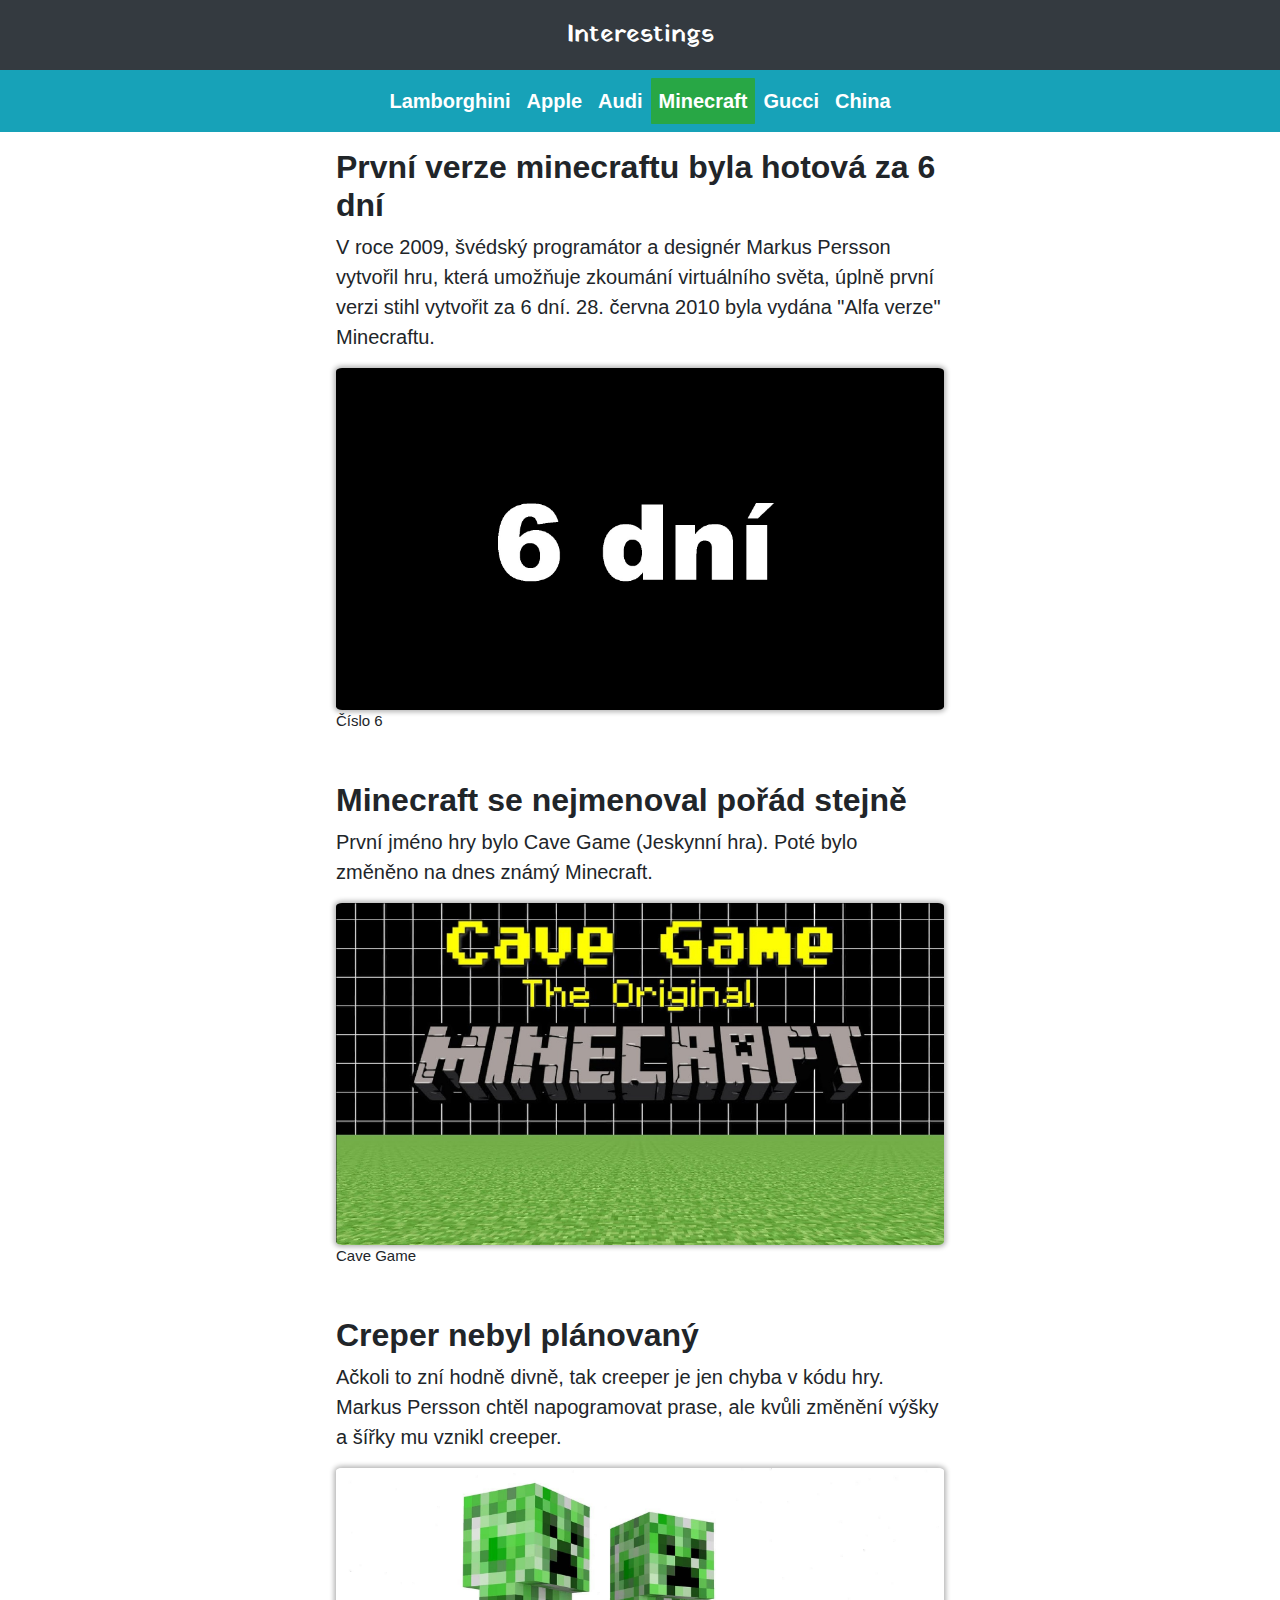
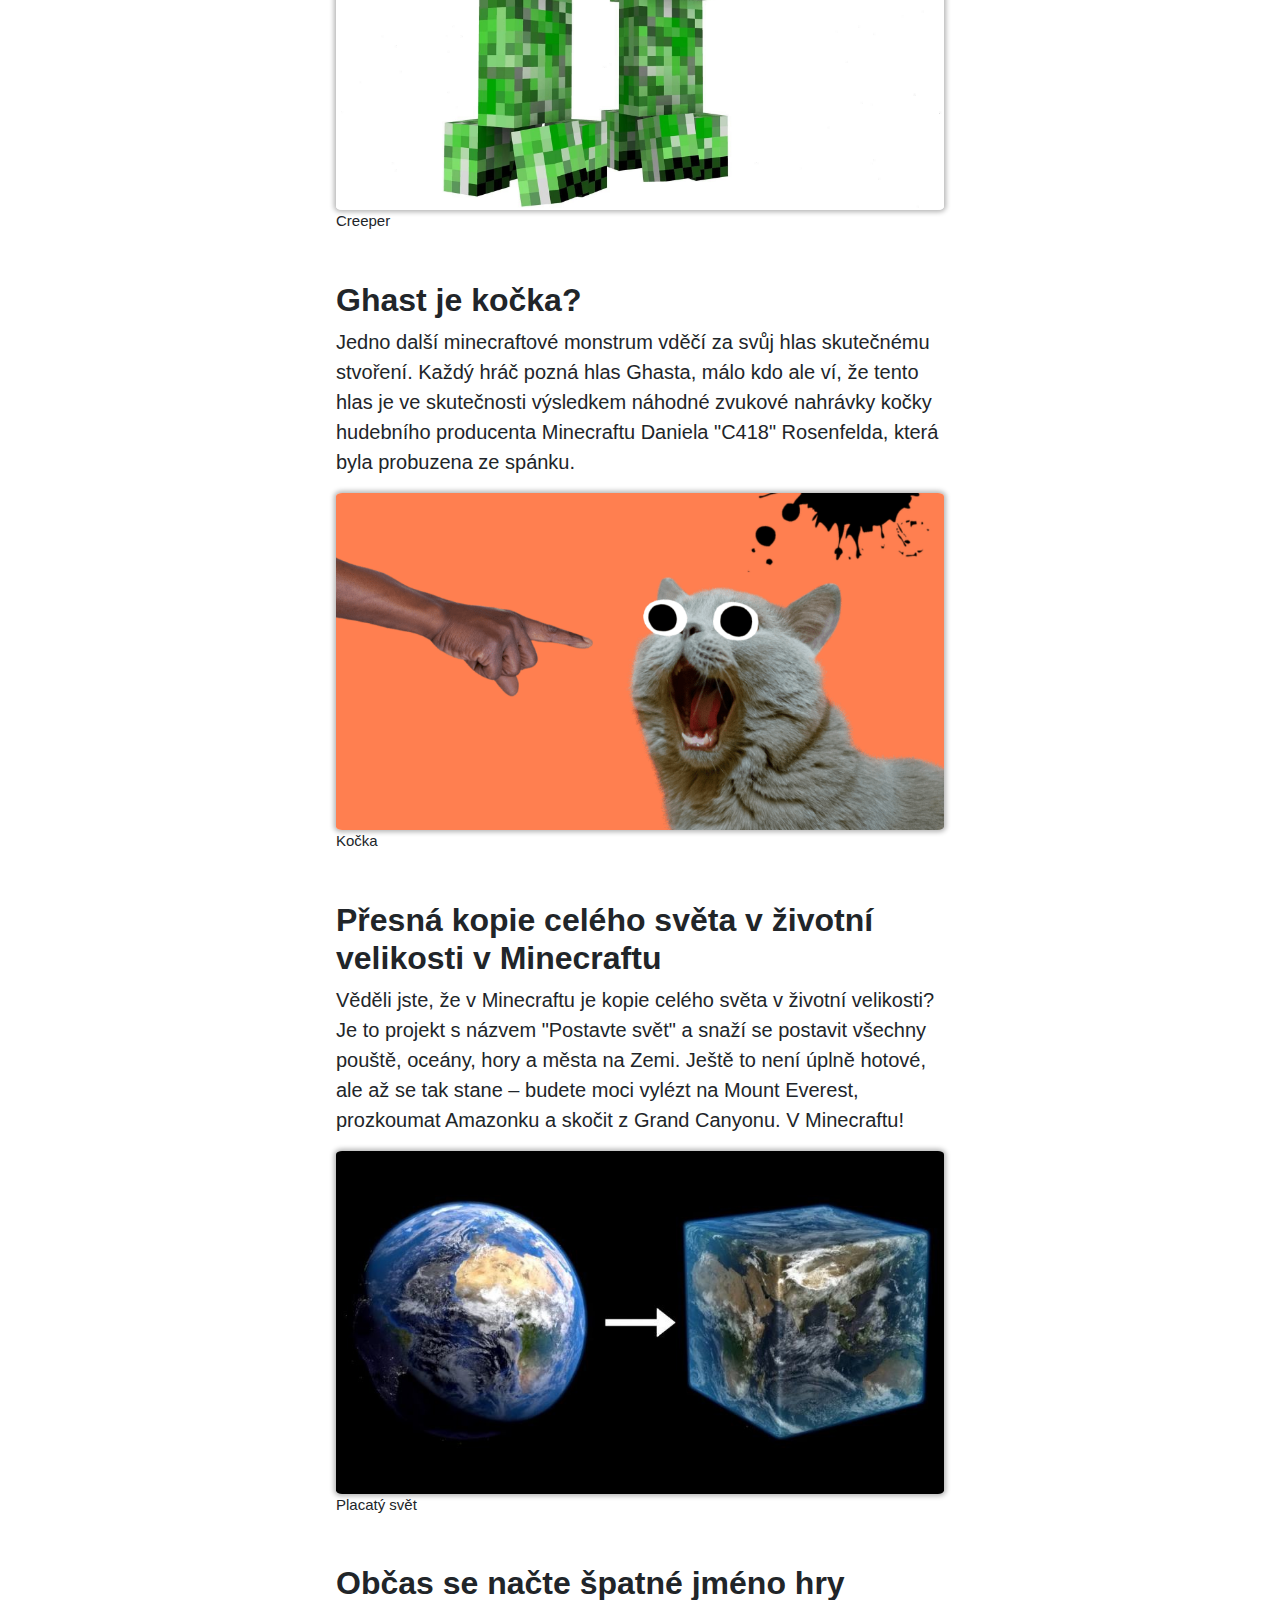
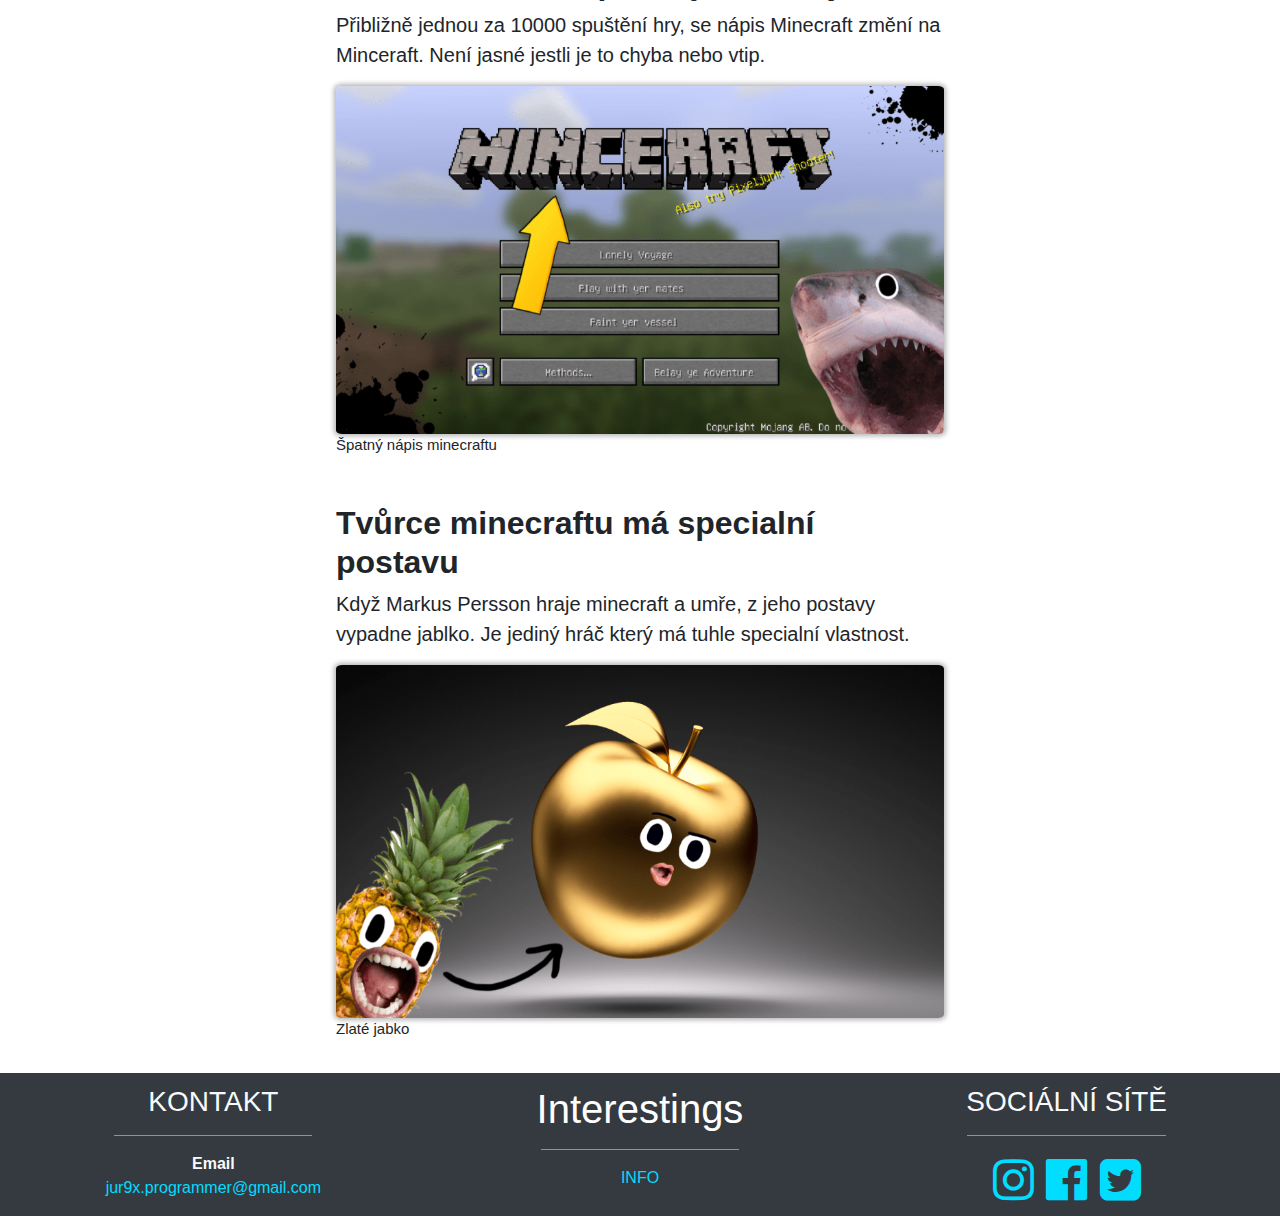
<file: pages/minecraft/minecraft.html>
<!doctype html>
<html lang="cs">

<head>
  <title>Minecraft | Interestings</title>
  <!-- Required meta tags -->
  <meta charset="utf-8">
  <meta name="viewport" content="width=device-width, initial-scale=1, shrink-to-fit=no">
  <meta name="description" content="Stránka o zajímavých faktech o hře minecraft.">
  <meta name="keywords" content="minecraft, ghast, creeper, Markus Persson, Cave Game, creeper chyba, ghastí kočka, minecraft placatý svět, mincecraft, notch, notch apple">
  <link rel="icon" href="../../icon.ico">
  <!-- Bootstrap CSS -->
  <link rel="stylesheet" href="https://stackpath.bootstrapcdn.com/bootstrap/4.3.1/css/bootstrap.min.css"
    integrity="sha384-ggOyR0iXCbMQv3Xipma34MD+dH/1fQ784/j6cY/iJTQUOhcWr7x9JvoRxT2MZw1T" crossorigin="anonymous">
  <link rel="stylesheet" href="https://cdnjs.cloudflare.com/ajax/libs/font-awesome/4.7.0/css/font-awesome.css">
  <!-- Mine CSS -->
  <link rel="stylesheet" href="../../css/custom.css">
  <!-- Fonts -->
  <link rel="preconnect" href="https://fonts.gstatic.com">
  <link href="https://fonts.googleapis.com/css2?family=Yatra+One&display=swap" rel="stylesheet">

</head>
<!-- Body -->
<body>
  <header>
  </header>
<!-- Navbar -->
  <nav class="navbar navbar-expand-md navbar-dark bg-dark text-center justify-content-center">
    <span class="navbar-text text-white interestings2"> <a class="aodkaz" href="../../index.html">Interestings</a> </span>
  </nav>
  <nav class="navbar navbar-expand-md navbar-dark text-center justify-content-center sticky-top bg-info">
    <button id="toggle" type="button" class="navbar-toggler" data-toggle="collapse" data-target="#collapse_target" aria-expanded="false">
        <span class="navbar-toggler-icon"></span>
      </button>
      <div class="text-center justify-content-center collapse navbar-collapse text-light bg-info" id="collapse_target">
        <ul class="text-center justify-content-center navbar-nav fontsize20">
        <li class="nav-item">
            <a class="aodkaz nav-link text-white text-center" href="../lamborghini/lamborghini.html"><strong>Lamborghini</strong></a>
        </li>
        <li class="nav-item">
            <a class="aodkaz nav-link text-white text-center" href="../apple/apple.html"><strong>Apple</strong></a>
        </li>
        <li class="nav-item">
            <a class="aodkaz nav-link text-white text-center" href="../audi/audi.html"><strong>Audi</strong></a>
        </li>
        <li class="nav-item">
            <a class="aodkaz nav-link text-white text-center bg-success borderradius1" href="../minecraft/minecraft.html"><strong>Minecraft</strong></a>
        </li>
        <li class="nav-item">
            <a class="aodkaz nav-link text-white text-center" href="../gucci/gucci.html"><strong>Gucci</strong></a>
        </li>
        <li class="nav-item">
            <a class="aodkaz nav-link text-white text-center" href="../china/china.html"><strong>China</strong></a>
        </li>
        </ul>
      </div>
  </nav>
<!-- Main -->
  <main>
    <div class="d-flex justify-content-center">
    <div class="maxw50">    
      <!--1 content-->
      <section class="mr-auto p-3">
          <h2><strong>První verze minecraftu byla hotová za 6 dní</strong></h2>
          <p class="fontsize20">V roce 2009, švédský programátor a designér Markus Persson vytvořil hru, 
            která umožňuje zkoumání virtuálního světa, úplně první verzi stihl vytvořit za 6 dní. 28. června 2010 byla vydána "Alfa verze" Minecraftu.
            </p>
          <div>
              <img class="img-fluid borderradius1 boxshadow " src="src/6.jpg" alt="Obrázek čísla 6">
              <figure>
              <figcaption class="fontsize15">Číslo 6</figcaption>
          </figure>
            </div>
      </section>
      <!--1 content-->
      <section class="mr-auto p-3">
          <h2><strong>Minecraft se nejmenoval pořád stejně</strong></h2>
          <p class="fontsize20">První jméno hry bylo Cave Game (Jeskynní hra). Poté bylo změněno na dnes známý Minecraft.

          </p>
          <div>
              <img class="img-fluid borderradius1 boxshadow " src="src/cavegame.jpg" alt="Obrázek Cave Game">
              <figure>
              <figcaption class="fontsize15">Cave Game</figcaption>
          </figure>
            </div>
      </section>
      <!--1 content-->
      <section class="mr-auto p-3">
          <h2><strong>Creper nebyl plánovaný</strong></h2>
          <p class="fontsize20">Ačkoli to zní hodně divně, tak creeper je jen chyba v kódu hry. Markus Persson chtěl napogramovat prase, ale kvůli změnění výšky a šířky mu vznikl creeper. 

          </p>
          <div>
              <img class="img-fluid borderradius1 boxshadow " src="src/creeper.jpg" alt="Obrázek Creepera">
              <figure>
              <figcaption class="fontsize15">Creeper</figcaption>
          </figure>
            </div>
      </section>
          <!--1 content-->
          <section class="mr-auto p-3">
              <h2><strong>Ghast je kočka?</strong></h2>
              <p class="fontsize20">
                Jedno další minecraftové monstrum vděčí za svůj hlas skutečnému stvoření. Každý hráč pozná hlas Ghasta, málo kdo ale ví, že tento hlas je ve skutečnosti výsledkem náhodné zvukové nahrávky kočky hudebního producenta Minecraftu Daniela "C418" Rosenfelda, která byla probuzena ze spánku.
            </p>
              <div>
                  <img class="img-fluid borderradius1 boxshadow " src="src/ghast.png" alt="Obrázek kočky">
                  <figure>
                  <figcaption class="fontsize15">Kočka</figcaption>
              </figure>
                </div>
          </section>
      <!--1 content-->
      <section class="mr-auto p-3">
          <h2><strong>Přesná kopie celého světa v životní velikosti v Minecraftu</strong></h2>
          <p class="fontsize20">Věděli jste, že v Minecraftu je kopie celého světa v životní velikosti? Je to projekt s názvem "Postavte svět" a snaží se postavit všechny pouště, oceány, hory a města na Zemi. Ještě to není úplně hotové, ale až se tak stane – budete moci vylézt na Mount Everest, prozkoumat Amazonku a skočit z Grand Canyonu. V Minecraftu!

          </p>
          <div>
              <img class="img-fluid borderradius1 boxshadow " src="src/flat.jpg" alt="Obrázek flat worldu">
              <figure>
              <figcaption class="fontsize15">Placatý svět</figcaption>
          </figure>
            </div>
      </section>
      <!--1 content-->
      <section class="mr-auto p-3">
          <h2><strong>Občas se načte špatné jméno hry</strong></h2>
          <p class="fontsize20">Přibližně jednou za 10000 spuštění hry, se nápis Minecraft změní na Minceraft. Není jasné jestli je to chyba nebo vtip.

          </p>
          <div>
              <img class="img-fluid borderradius1 boxshadow " src="src/name.png" alt="Obrázek špatného nápis minecraft">
              <figure>
              <figcaption class="fontsize15">Špatný nápis minecraftu</figcaption>
          </figure>
            </div>
      </section>
      <!--1 content-->
      <section class="mr-auto p-3">
          <h2><strong>Tvůrce minecraftu má specialní postavu</strong></h2>
          <p class="fontsize20">Když Markus Persson hraje minecraft a umře, z jeho postavy vypadne jablko. Je jediný hráč který má tuhle specialní vlastnost. </p>
          <div>
              <img class="img-fluid borderradius1 boxshadow " src="src/notch.png" alt="Obrázek zlatého jabka">
              <figure>
              <figcaption class="fontsize15">Zlaté jabko</figcaption>
          </figure>
            </div>
      </section>
  </div>
</div>

    <!-- End of Main -->
  </main>
  <!-- Footer -->
  <footer
    class="container-fluid bg-dark text-light text-center justify-content-center ptop1">
    <div class="row">
      <div class="col-md-4">
        <h3>KONTAKT</h3>
        <hr>
        <div class="m-2">
          <div><strong>Email</strong>
            <div><a href="mailto:jur9x.programmer@gmail.com">jur9x.programmer@gmail.com</a></div>
          </div>
        </div>
      </div>
      <div class="col-md-4">
        <h1><a class="text-white aodkaz" href="../../index.html">Interestings</a></h1><hr>     <a href="../info.html">INFO</a>
      </div>
      <div class="col-md-4">
        <h3>SOCIÁLNÍ SÍTĚ</h3>
        <hr>
        <div class="m-2">
          <ul class="list-unstyled list-inline text-center">
            <li class="aodkaz m-1 list-inline-item left1 mright"><a href="../info.html"
              target="_blank"><i class="fa fa fa-instagram fa-3x"></i></a></li>
          <li class="aodkaz m-1 list-inline-item left1 mright"><a href="../info.html"
              target="_blank"><i class="fa fa fa-facebook-official fa-3x"></i></a></li>
          <li class="aodkaz m-1 list-inline-item mleft1 mright1"><a href="../info.html"
              target="_blank"><i class="fa fa fa-twitter-square fa-3x"></i></a></li>
          </ul>
        </div>
      </div>
    </div>
    <!-- End of Footer -->
  </footer>
  <!-- JavaScript -->
  <script src="../../js/custom.js"></script>
  <!-- jQuery first, then Popper.js, then Bootstrap JS -->
  <script src="https://code.jquery.com/jquery-3.3.1.slim.min.js"
    integrity="sha384-q8i/X+965DzO0rT7abK41JStQIAqVgRVzpbzo5smXKp4YfRvH+8abtTE1Pi6jizo"
    crossorigin="anonymous"></script>
  <script src="https://cdnjs.cloudflare.com/ajax/libs/popper.js/1.14.7/umd/popper.min.js"
    integrity="sha384-UO2eT0CpHqdSJQ6hJty5KVphtPhzWj9WO1clHTMGa3JDZwrnQq4sF86dIHNDz0W1"
    crossorigin="anonymous"></script>
  <script src="https://stackpath.bootstrapcdn.com/bootstrap/4.3.1/js/bootstrap.min.js"
    integrity="sha384-JjSmVgyd0p3pXB1rRibZUAYoIIy6OrQ6VrjIEaFf/nJGzIxFDsf4x0xIM+B07jRM"
    crossorigin="anonymous"></script>
</body>
</html>
</file>
<file: css/custom.css>
.invis{
    visibility: hidden;
}

.boxshadow{
    box-shadow: 0 0 5px 2px rgb(180, 180, 180) !important;
}

.borderradius1{
    border-radius: 1% !important;
}

.mainimg{
    z-index: 1; visibility: visible ; position: fixed ; height: 100vh; width: 100vw; 
}

.interestings{
    font-family: 'Yatra One', cursive; font-size: 60px;
}

.interestings2{
    font-family: 'Yatra One', cursive ; font-size: 25px;
}

.mbottom2{
    margin-bottom: 2% !important;
}

.mtop2{
    margin-top: 2% !important;
}

.ptop1{
    padding-top: 1% !important; 
}

.ptop5{
    padding-top: 5% !important;
}


.mright1{
    margin-right: 1% !important;
}

.mleft1{
    margin-left: 1% !important;
}

.mright8{
    margin-right: 8% !important;
}

.mleft8{
    margin-left: 8% !important;
}

.p2{
    padding: 2% !important;
}

.textdecnone{
    text-decoration: none !important;
}

.fontsize20{
    font-size: 20px !important;
}

.fontsize15{
    font-size: 15px !important;
}

.colmd{
    padding: 0 !important; margin-left: 15px !important; margin-right: 15px !important; border-radius: 1% !important; margin-top: 2% !important; margin-bottom: 2% !important;
}

.maxw80{
    max-width: 80% !important;
}

.maxw70{
    max-width: 70% !important;
}

.maxw50{
    max-width: 50% !important;
}

.xlarge{
    font-size: x-large;
}

.xxlarge{
    font-size: xx-large;
}

.colorblack{
    color: black !important;
}

.colorwhite{
    color: rgb(255, 255, 255) !important;
}

.buttonhidecontent{
    border: none;
}

button:hover, button:focus {
    outline: none;
}

.back-interestings{
    background-image: url(../src/nocontent.jpg);
    background-position: fixed;
    background-repeat: no-repeat;
}

.btmpad{
    padding-bottom: 0px;
}

ul{
    margin-top: 0 !important;
    margin-bottom: 0 !important;
}

a{
    color: #00ddff !important;
}

.aodkaz {
    color: white !important;
    text-decoration: none !important;
}

.aodkaz:hover {
    color: rgb(179, 179, 179) !important;
    text-decoration: none !important;
}

hr{
    max-width: 50%;
    background-color: rgb(163, 163, 163);
}

::-webkit-scrollbar {
    display: none;
}

.buttonDotaznik{
    border: none;
}

.tabulka{
    border: 2px solid black;
}

tr{
    border: 2px solid black;
}

td{
    border: 2px solid black;
    padding: 5px;
}

.odkazy ul {
    list-style-type: none;
    padding: 0;
    margin: 0;
}

@media only screen and (max-width: 1200px) {
    .fontsize20{
        font-size: 18px !important;
    }
    .fontsize15{
        font-size: 13px !important;
    }
    .maxw80{
        max-width: 85% !important;
    }
    
    .maxw70{
        max-width: 80% !important;
    }
    
    .maxw50{
        max-width: 65% !important;
    }
}

@media only screen and (max-width: 600px) {
    .fontsize20{
        font-size: 16px !important;
    }
    .fontsize15{
        font-size: 10px !important;
    }
    .maxw80{
        max-width: 95% !important;
    }
    
    .maxw70{
        max-width: 85% !important;
    }
    
    .maxw50{
        max-width: 95% !important;
    }
}
</file>
<file: css/cookie.css>
.cookiealert {
    position: fixed;
    bottom: 0;
    right: 0;
    left: 0;
    width: 50%;
    height: 50%;
    margin: auto !important;
    z-index: 2;
    opacity: 0;
    border-radius: 0;
    transform: translateY(100%);
    transition: all 500ms ease-out;
    color: #ecf0f1;
    background-color: #212327;
}

.cookiealert.show {
    opacity: 1;
    visibility: visible;
    transform: translateY(0%);
    transition-delay: 100ms;
}

.cookiealert .acceptcookies .dontaccept{
    vertical-align: baseline;
}

@media only screen and (max-width: 1200px) {
.cookiealert{
    width: 65%;
}
}

@media only screen and (max-width: 600px) {
.cookiealert{
    width: 80%;
}
}

.alert-dismissible{
    padding: 0 !important;
}
</file>
